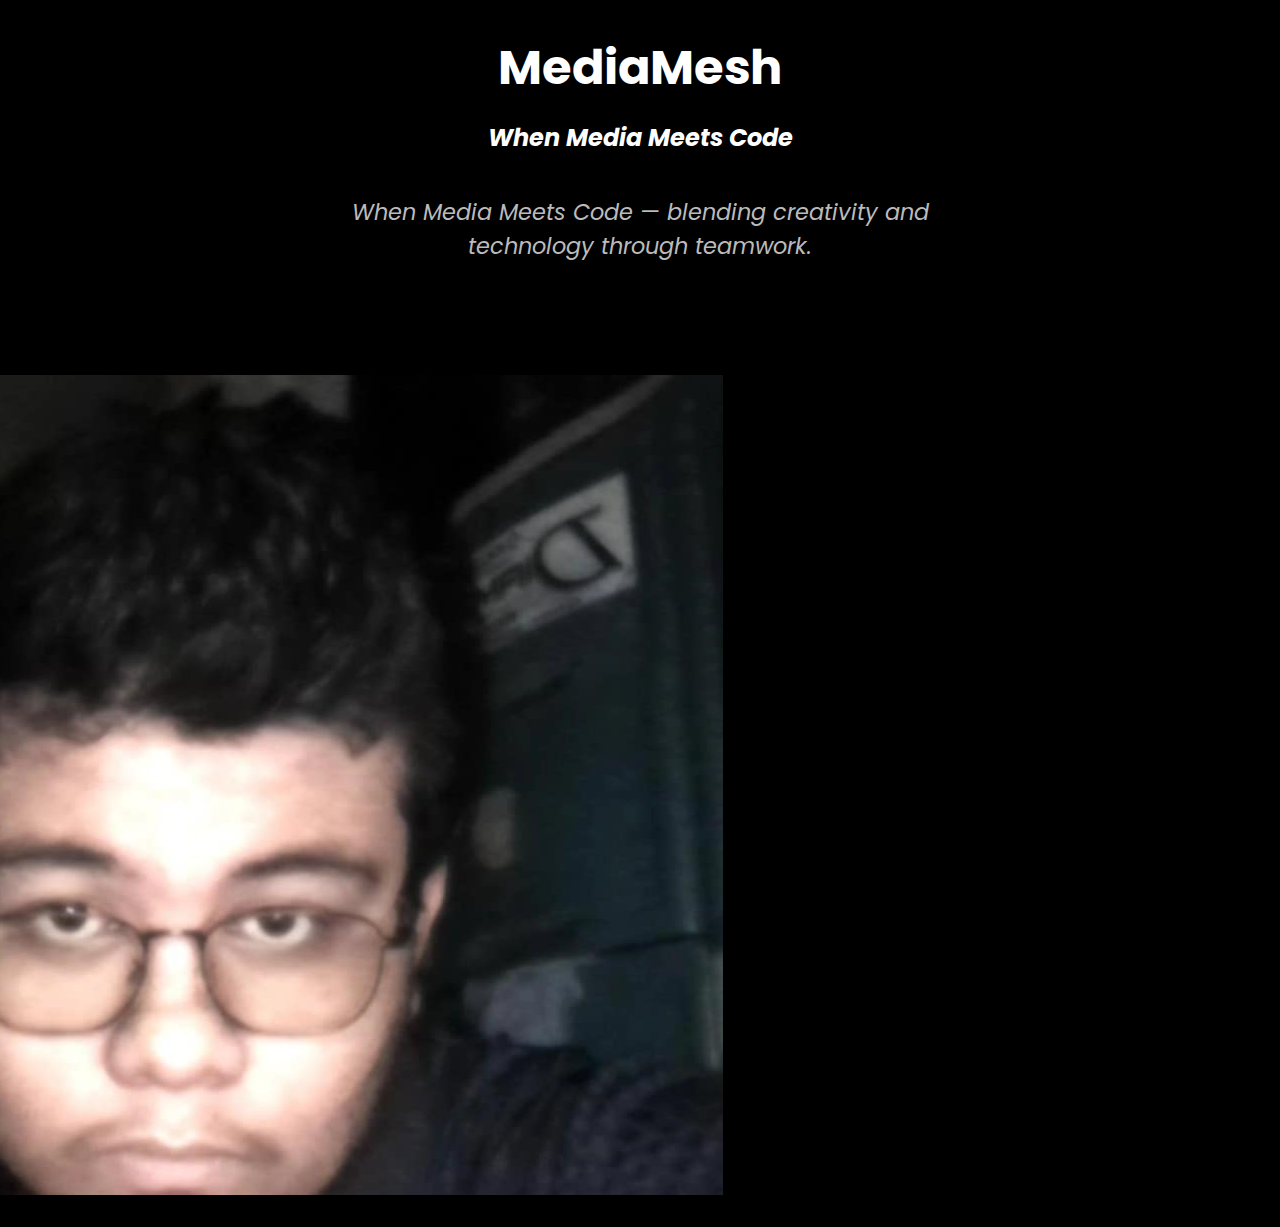
<file: index.html>
<!DOCTYPE html>
<!-- Coding By CodingNepal - www.codingnepalweb.com -->
<html lang="en">
  <head>
    <meta charset="UTF-8" />
    <meta name="viewport" content="width=device-width, initial-scale=1.0" />
    <title>Card Slider HTML & CSS | CodingNepal</title>
    <!-- Linking Swiper CSS -->
    <link rel="stylesheet" href="https://cdn.jsdelivr.net/npm/swiper@11/swiper-bundle.min.css" />
    <link rel="stylesheet" href="group.css" />
  </head>
  <body>
    
   <div class="logo-text">MediaMesh</div>
   <h1 class="logo-subtitle">When Media Meets Code</h1>
   <p class="logo-subtitlea">When Media Meets Code — blending creativity and technology through teamwork.</p>
   
   <div class="container swiper">
      <div class="wrapper">
        <div class="card-list swiper-wrapper">
          <!-- Single Card -->
          <div class="card swiper-slide">
            <div class="card-image">
              <img src="pics\jems.jpeg" alt="Web Designer" />
              <div class="card-tag">Web Designer</div>
            </div>
            <div class="card-content">
              <h3 class="card-title">UI/UX Visual Designer</h3>
              <p class="card-text">Delivers captivating user interfaces through the latest design trends like glassmorphism and minimalism. Jemuel brings life to concepts with a perfect blend of form and function — ensuring every user experience is both intuitive and aesthetically pleasing.</p>
              <div class="card-footer">
                <div class="card-profile">
                  <img src="pics\jems.jpeg" alt="Jemuel" />
                  <div class="card-profile-info">
                    <span class="card-profile-name">Jemuel Rex Largo</span>
                    <span class="card-profile-role">UI/UX Visual Designer</span>
                  </div>
                </div>
                <a href="largoPortfolio.html" class="card-button">Read More</a>
              </div>
            </div>
          </div>

          <!-- Single Card -->
          <div class="card swiper-slide">
            <div class="card-image">
              <img src="pics\ako.png" alt="Leader" />
              <div class="card-tag">Leader</div>
            </div>
            <div class="card-content">
              <h3 class="card-title">Frontend Architect /<br>Lead Developer</h3>
              <p class="card-text">Spearheads the development of robust web applications using cutting-edge frontend frameworks. David ensures seamless integration between design and code, transforming creative visions into scalable, high-performance digital products.</p>
              <div class="card-footer">
                <div class="card-profile">
                  <img src="pics\ako.png" alt="David" />
                  <div class="card-profile-info">
                    <span class="card-profile-name">David John Vibal</span>
                    <span class="card-profile-role">Frontend Architect / <br>Lead Developer</span>
                  </div>
                </div>
                <a href="vibalsPortfolio.html" class="card-button">Read More</a>
              </div>
            </div>
          </div>

          <!-- Single Card -->
          <div class="card swiper-slide">
            <div class="card-image">
              <img src="pics\me.png" alt="AI" />
              <div class="card-tag">AI</div>
            </div>
            <div class="card-content">
              <h3 class="card-title">AI-Focused UX Researcher</h3>
              <p class="card-text">Specializes in applying AI to user behavior analysis, enabling smarter and more adaptive interface designs. Jannrey bridges technology and empathy — ensuring digital experiences are not only smart, but deeply human-centered.</p>
              <div class="card-footer">
                <div class="card-profile">
                  <img src="pics\me.png" alt="Salioa" />
                  <div class="card-profile-info">
                    <span class="card-profile-name">Jannrey Salioa</span>
                    <span class="card-profile-role">AI-Focused UX Researcher</span>
                  </div>
                </div>
                <a href="salioaPortfolio.html" class="card-button">Read More</a>
              </div>
            </div>
          </div>

        <!-- Pagination -->
        <div class="swiper-pagination"></div>

        <!-- Navigation Buttons -->
        <div class="swiper-slide-button swiper-button-prev"></div>
        <div class="swiper-slide-button swiper-button-next"></div>
      </div>
    </div>

    <!-- Linking Swiper script -->
    <script src="https://cdn.jsdelivr.net/npm/swiper@11/swiper-bundle.min.js"></script>

    <!-- Custom Script -->
    <script src="group.js"></script>
  </body>
</html>
</file>
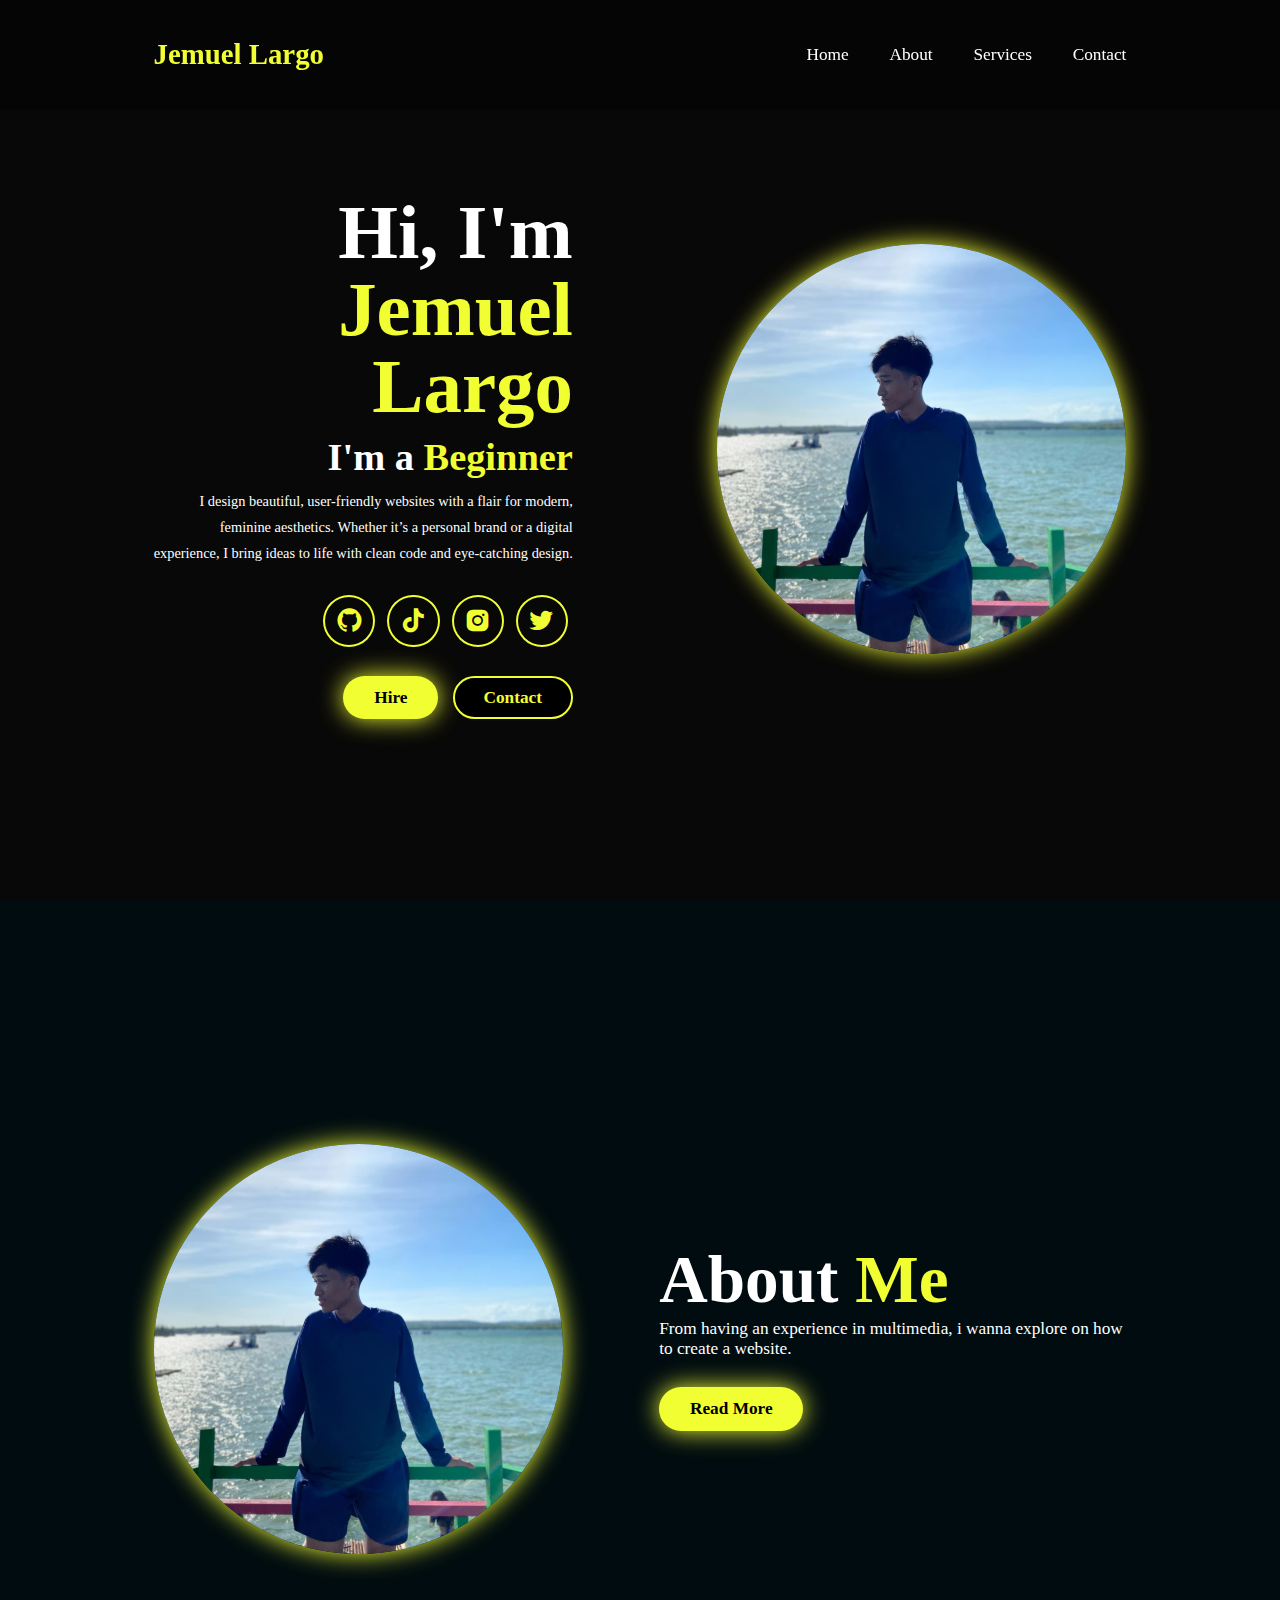
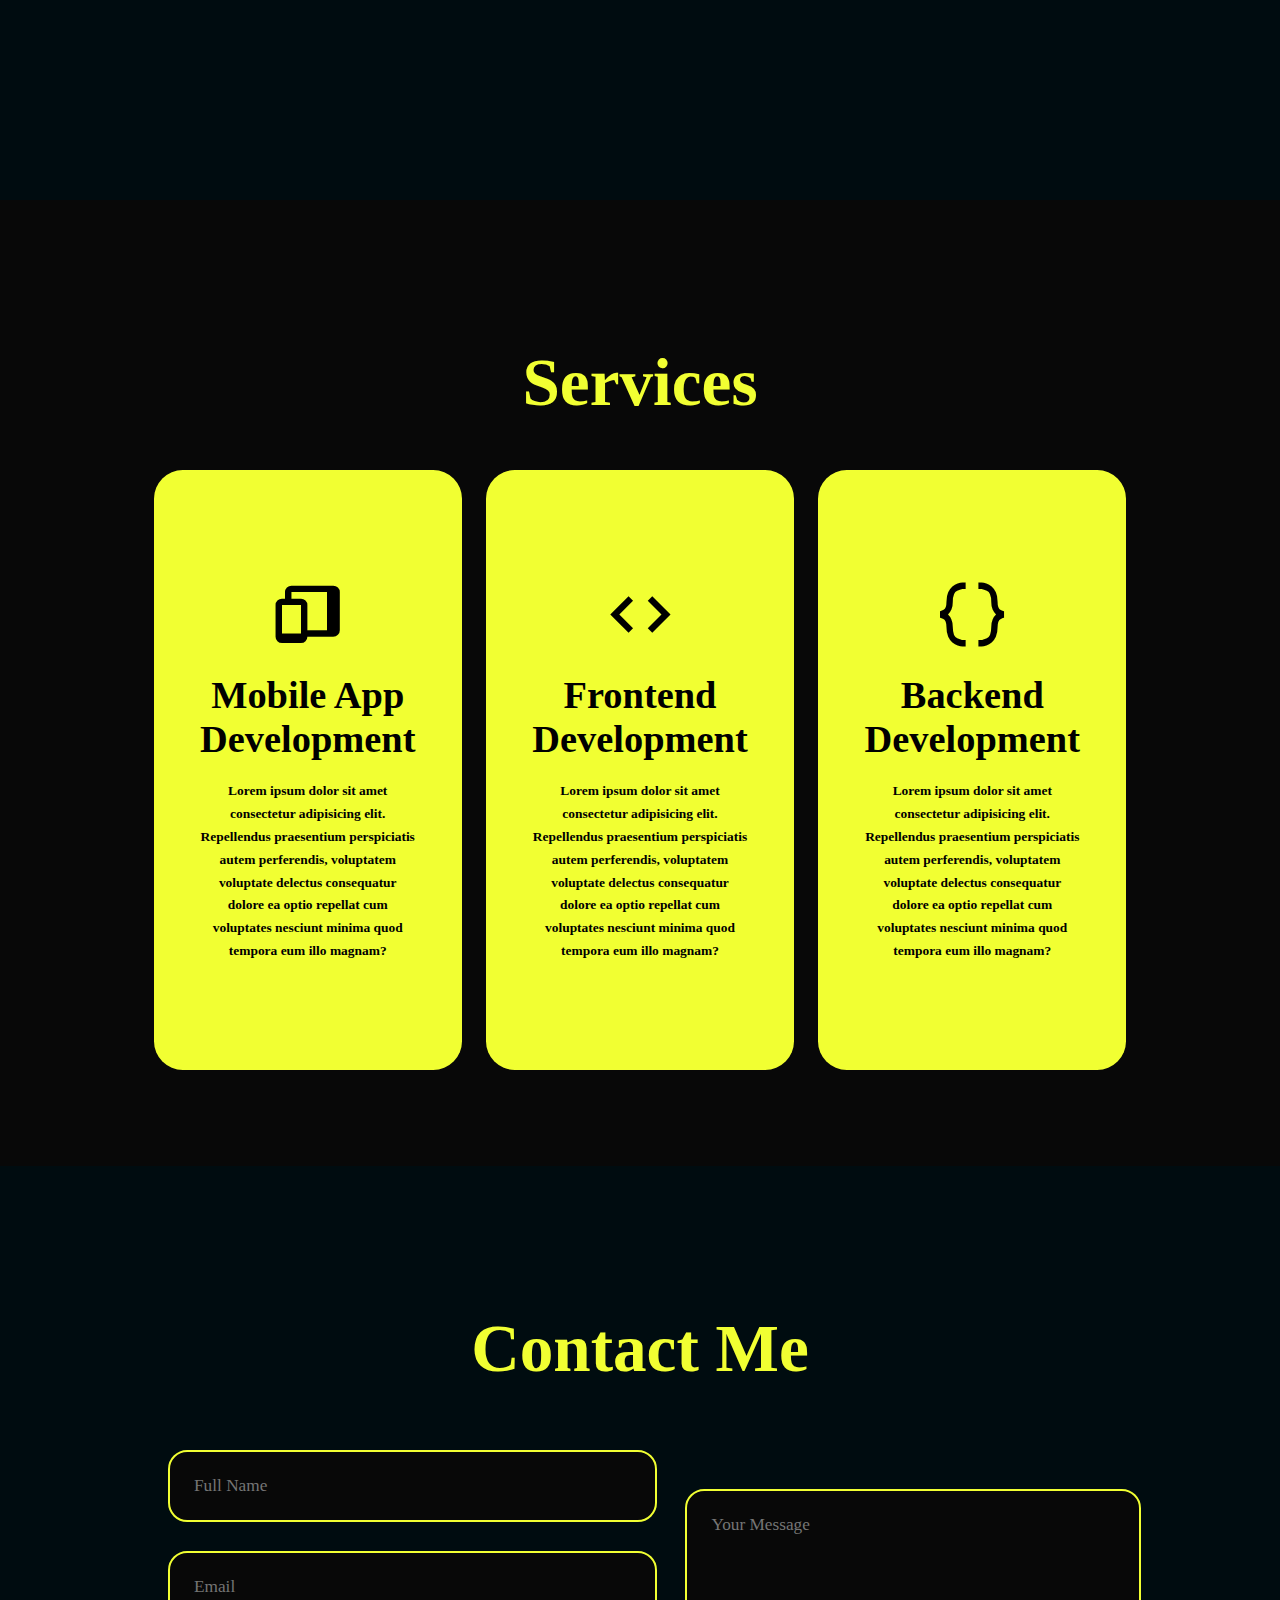
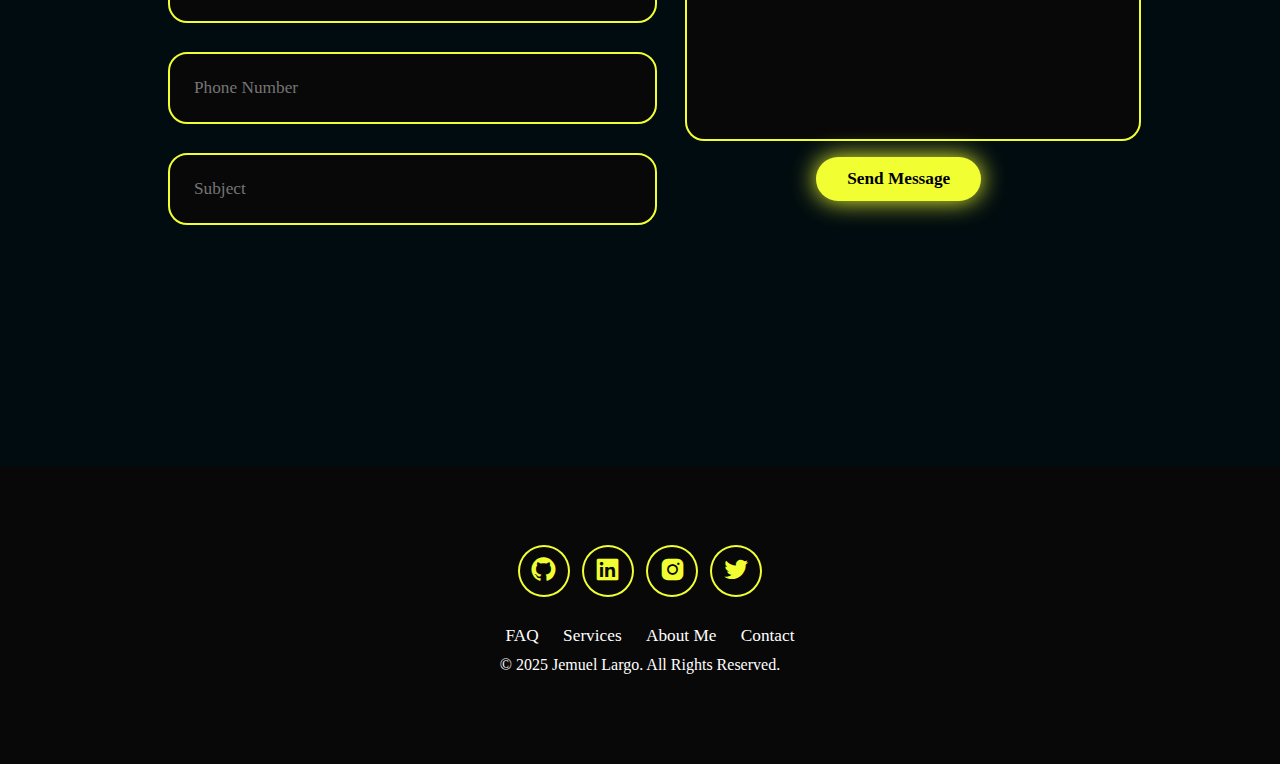
<file: largoPortfolio.html>
<!DOCTYPE html>
<html lang="en">
<head>
<meta charset="UTF-8" />
<meta name="viewport" content="width=device-width, initial-scale=1.0" />
<title>Largo</title>
<link rel="stylesheet" href="jems.css" />
<link href="https://unpkg.com/boxicons@2.1.4/css/boxicons.min.css" rel="stylesheet"/>
</head>
<body>
  <header class="header">
  <a href="#home" class="logo"><span>Jemuel Largo</span></a>

<i class="bx bx-menu" id="menu-icon"></i>

<nav class="navbar">
<a href="#home">Home</a>
<a href="#about">About</a>
<a href="#services">Services</a>
<a href="#contact">Contact</a>
</nav>
</header>
<!-- HOME -->
<section class="home" id="home">
<div class="home-content">
<h1>Hi, I'm<span> Jemuel Largo</span></h1>
<h3>I'm a<span> Beginner</span></h3>
<p>I design beautiful, user-friendly websites with a flair for modern, feminine aesthetics. Whether it’s a personal brand or a digital experience, I bring ideas to life with clean code and eye-catching design.</p>
<div class="social-icons">
  <a href="#">
    <i class="bx bxl-github"></i>
  </a>
  <a href="#">
    <i class="bx bxl-tiktok"></i>
  </a>
  <a href="#">
    <i class="bx bxl-instagram-alt"></i>
  </a>
  <a href="#">
    <i class="bx bxl-twitter"></i>
  </a>
</div>
<div class="btn-group">
  <a href="#" class="btn">Hire</a>
  <a href="#contact" class="btn">Contact</a>
</div>
</div>

<div class="home-img">
  <img src="pics\jems.jpeg" alt="">
</div>
</section>

<!-- ABOUT ME -->
<section class="about" id="about">

<div class="about-img">
  <img src="pics\jems.jpeg" alt="">
</div>

<div class="about-content">
<h2>About <span>Me</span></h2>
<p>From having an experience in multimedia, i wanna explore on how to create a website.</p>
<a href="" class="btn">Read More</a>
</div>
</section>

<!-- SERVICES -->

<section class="services" id="services">
  <h2 class="heading">Services</h2>

  <div class="services-container">

    <div class="services-box">
      <div class="service-info">
        <i class="bx bxs-devices"></i>
        <h4>Mobile App Development</h4>
        <p>Lorem ipsum dolor sit amet consectetur adipisicing elit. Repellendus praesentium perspiciatis autem perferendis, voluptatem voluptate delectus consequatur dolore ea optio repellat cum voluptates nesciunt minima quod tempora eum illo magnam?</p>
      </div>
    </div>

    <div class="services-box">
      <div class="service-info">
        <i class="bx bx-code"></i>
        <h4>Frontend Development</h4>
        <p>Lorem ipsum dolor sit amet consectetur adipisicing elit. Repellendus praesentium perspiciatis autem perferendis, voluptatem voluptate delectus consequatur dolore ea optio repellat cum voluptates nesciunt minima quod tempora eum illo magnam?</p>
      </div>
    </div>

    <div class="services-box">
      <div class="service-info">
        <i class="bx bx-code-curly"></i>
        <h4>Backend Development</h4>
        <p>Lorem ipsum dolor sit amet consectetur adipisicing elit. Repellendus praesentium perspiciatis autem perferendis, voluptatem voluptate delectus consequatur dolore ea optio repellat cum voluptates nesciunt minima quod tempora eum illo magnam?</p>
      </div>
    </div>
  </div>
</section>

<!-- CONTACT -->

<section class="contact" id="contact">
  <h2 class="heading"><span>Contact Me</span></h2>

  <form action="">
    <div class="input-group">
      <div class="input-box">
      <input type="text" placeholder="Full Name">
      <input type="email" placeholder="Email">
    </div>

        <div class="input-box">
      <input type="number" placeholder="Phone Number">
      <input type="text" placeholder="Subject">
    </div>
    </div>

    <div class="input-group-2">
      <textarea name="" id="" cols="30" rows="10" placeholder="Your Message"></textarea>
      <input type="submit" value="Send Message" class="btn">

    </div>
  </form>
</section>

<footer class="footer">
  <div class="social-icons">
  <a href="#">
    <i class="bx bxl-github"></i>
  </a>
  <a href="#">
    <i class="bx bxl-linkedin-square"></i>
  </a>
  <a href="#">
    <i class="bx bxl-instagram-alt"></i>
  </a>
  <a href="#">
    <i class="bx bxl-twitter"></i>
  </a>
</div>

<ul class="list">
  <li>
    <a href="#">FAQ</a>
  </li>

  <li>
    <a href="#services">Services</a>
  </li>

  <li>
    <a href="#about">About Me</a>
  </li>

  <li>
    <a href="#contact">Contact</a>
  </li>
</ul>

<p class="copyright">
  © 2025 Jemuel Largo. All Rights Reserved. 
</p>
</footer>

<script src="jems.js"></script>
</body>
</html>
</file>
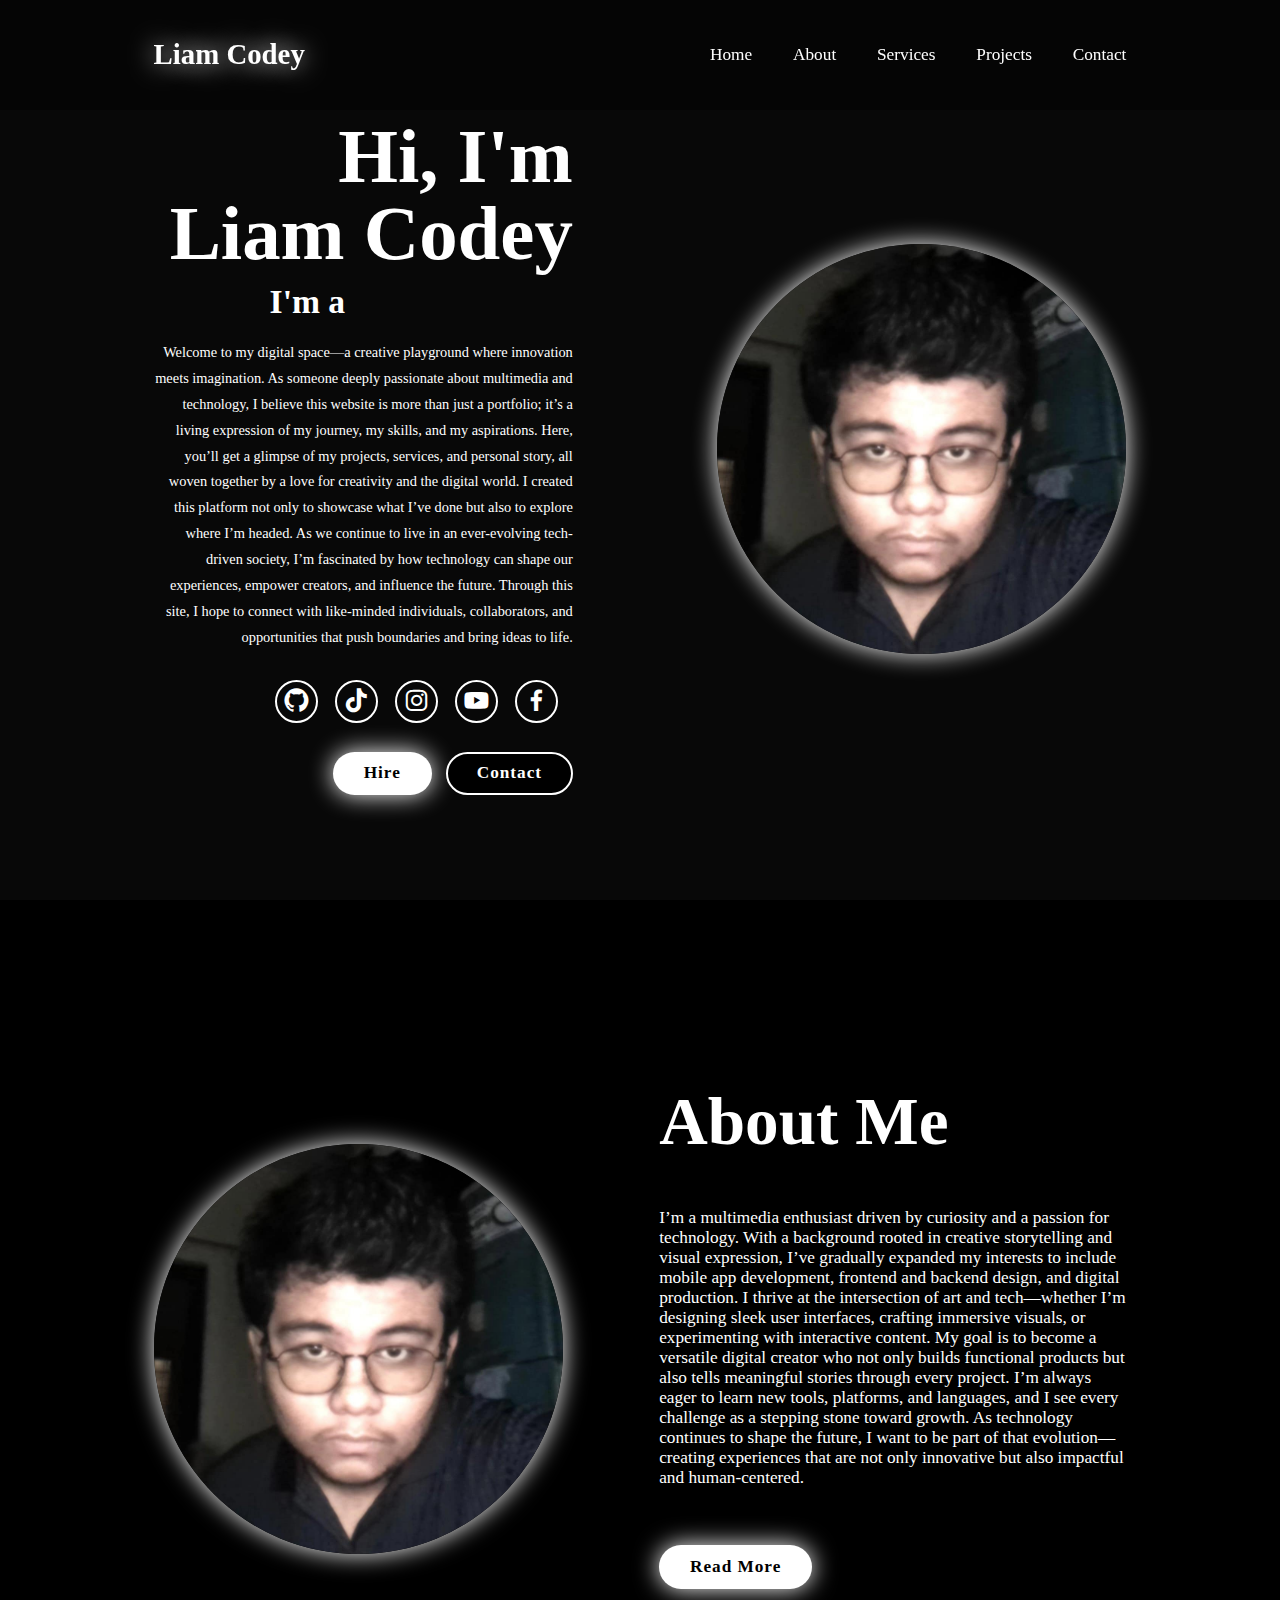
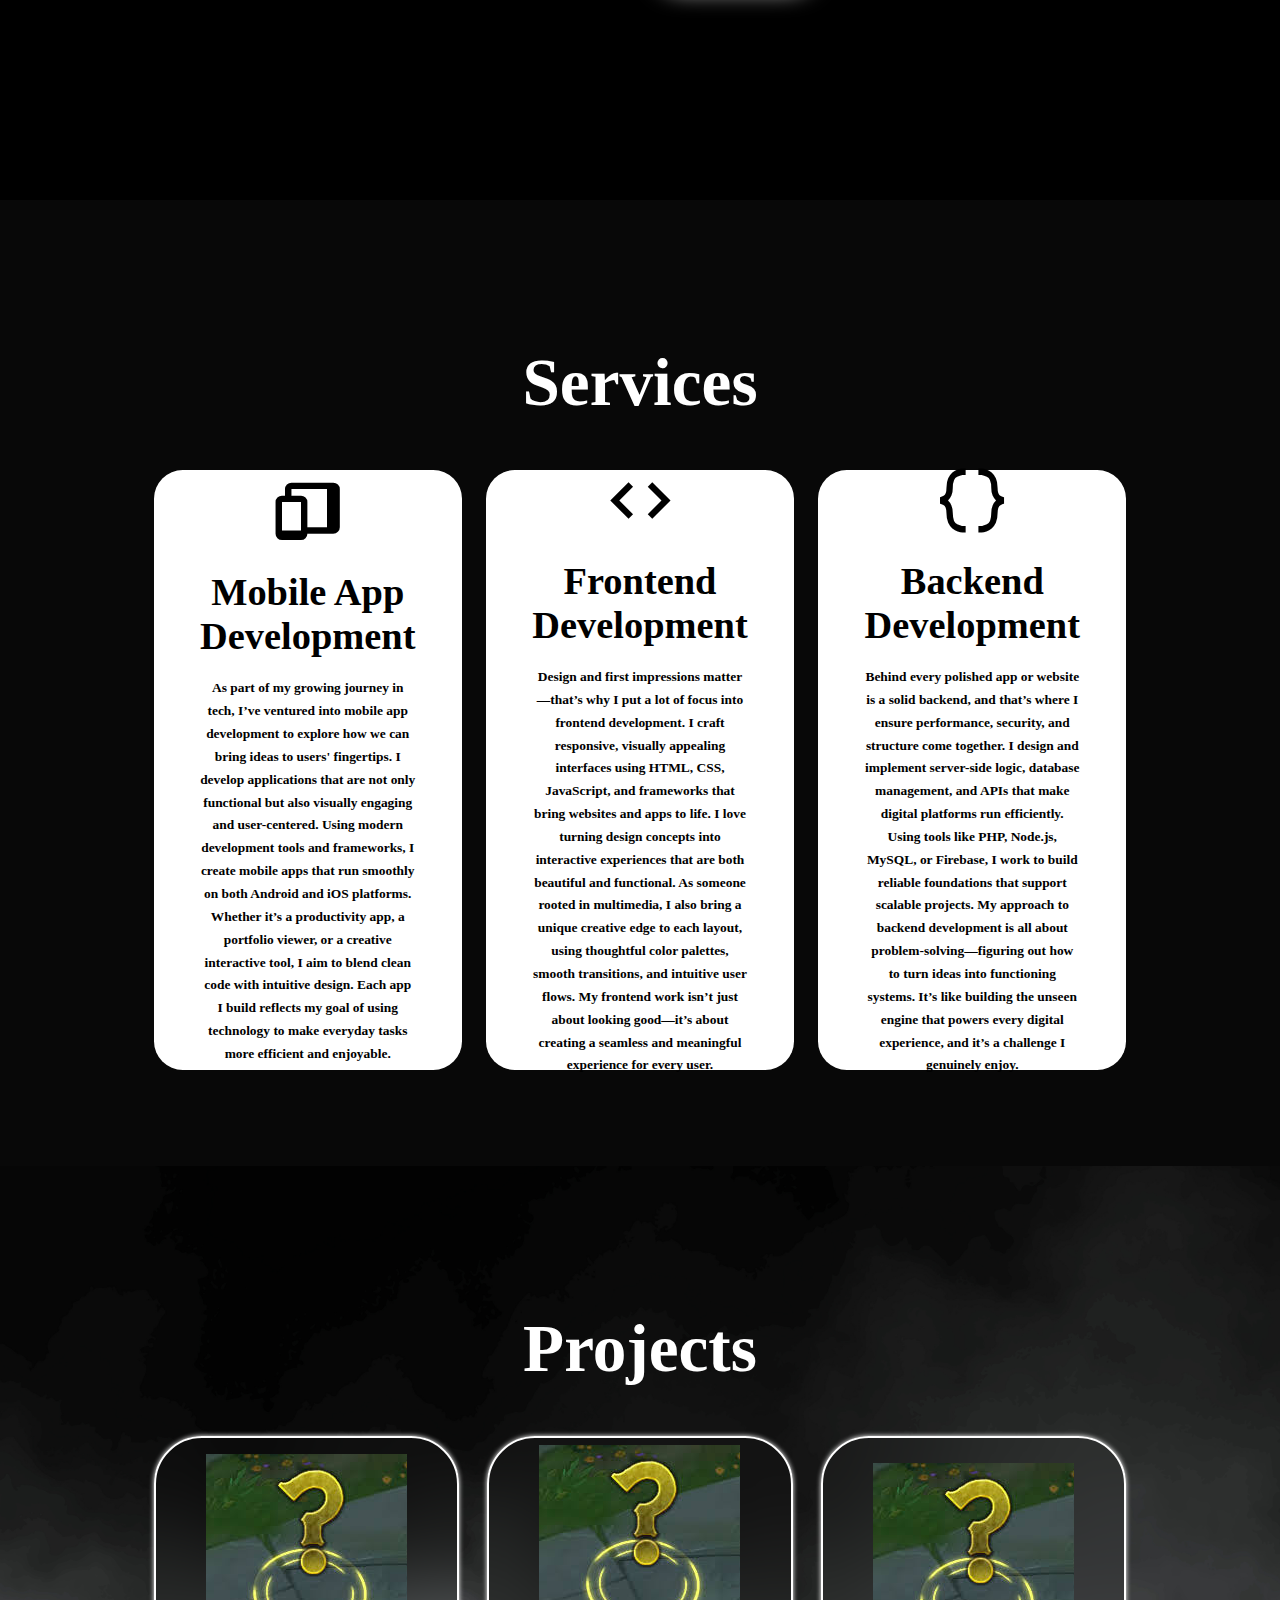
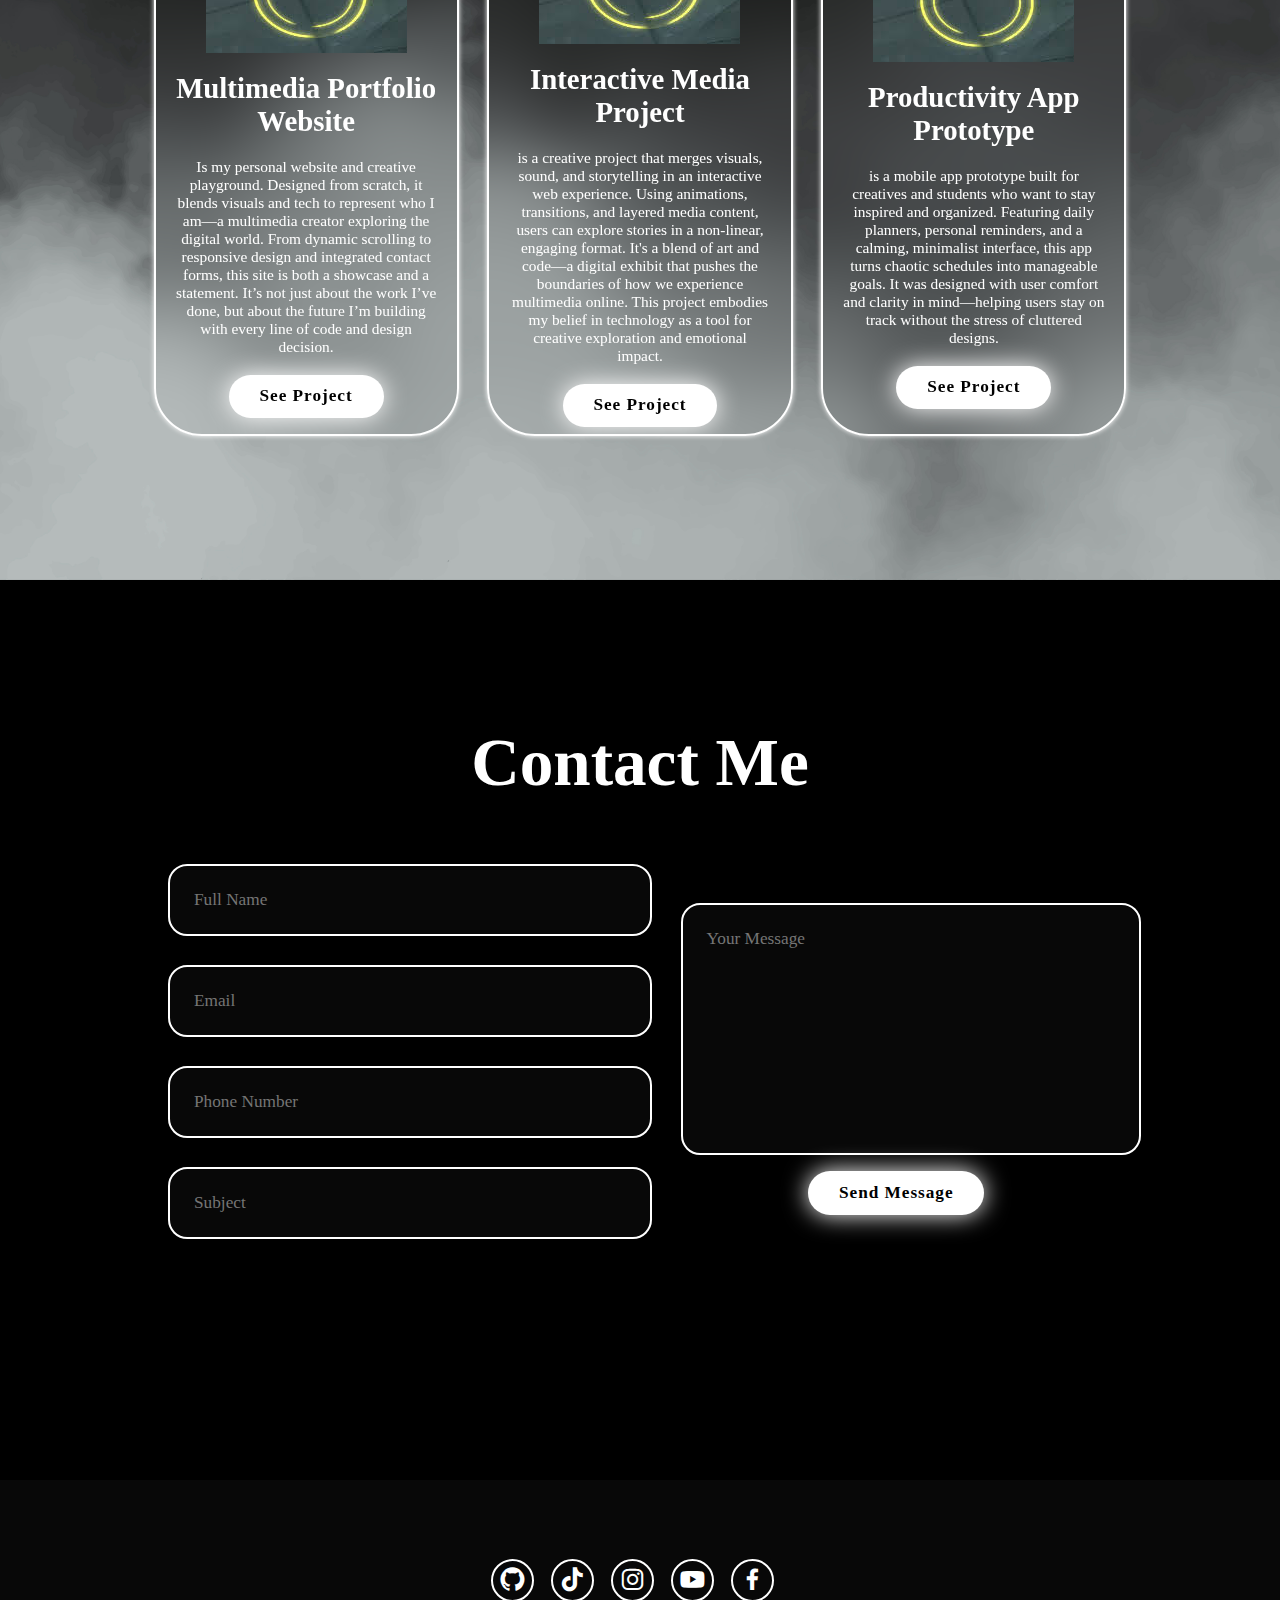
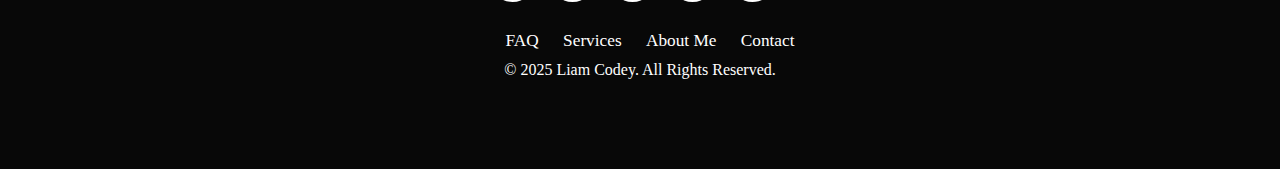
<file: vibalPortfolio.html>
<!DOCTYPE html>
<html lang="en">
<head>
    <meta charset="UTF-8">
    <meta name="viewport" content="width=device-width, initial-scale=1.0">
    <title>Vibal</title>
    <link rel="stylesheet" href="vibs.css">
    <link rel="stylesheet" href="https://unpkg.com/boxicons@2.1.4/css/boxicons.min.css">
</head>
<body>
<!-- NAVBAR -->
    <header class="header">
        <a href="#home" class="logo">
            <span>Liam Codey</span>
        </a>

<i class="bx bx-menu" id="menu-icon"></i>

        <nav class="navbar">
            <a href="#home">Home</a>
            <a href="#about">About</a>
            <a href="#services">Services</a>
            <a href="#projects">Projects</a>
            <a href="#contact">Contact</a>
        </nav>
    </header>

<!-- HOME -->
    <section class="home" id="home">
        <div class="home-content">
            <h1>Hi, I'm <span>Liam Codey</span></h1>
            <h3 class="text-animation">
                I'm a <span></span>
            </h3>
            <p>Welcome to my digital space—a creative playground where innovation meets imagination. As someone deeply passionate about multimedia and technology, I believe this website is more than just a portfolio; it’s a living expression of my journey, my skills, and my aspirations. Here, you’ll get a glimpse of my projects, services, and personal story, all woven together by a love for creativity and the digital world. I created this platform not only to showcase what I’ve done but also to explore where I’m headed. As we continue to live in an ever-evolving tech-driven society, I’m fascinated by how technology can shape our experiences, empower creators, and influence the future. Through this site, I hope to connect with like-minded individuals, collaborators, and opportunities that push boundaries and bring ideas to life.</p>

            <div class="social-icons">
                <a href="https://github.com/LiamCodey">
                    <i class="bx bxl-github" target="_blank"></i>
                </a>
                <a href="https://www.tiktok.com/@liamalvarezd1?_t=ZS-8xJcYXTouRA&_r=1" target="_blank">
                    <i class="bx bxl-tiktok"></i>
                </a>
                <a href="https://www.instagram.com/pengu.dave?igsh=MXc1bDN1cmJ2cGFsaQ==" target="_blank">
                    <i class="bx bxl-instagram"></i>
                </a>
                <a href="https://www.youtube.com/@VibalBSIT1-2" target="_blank">
                    <i class="bx bxl-youtube"></i>
                </a>
                <a href="https://www.facebook.com/davidjohnvibal" target="_blank">
                    <i class="bx bxl-facebook"></i>
                </a>
            </div>

            <div class="btn-group">
                <a href="#" class="btn">Hire</a>
                <a href="#contact" class="btn">Contact</a>
            </div>
        </div>

            <div class="home-img">
                <img src="pics\ako.png" alt="">
            </div>
        </div>
    </section>

<!-- ABOUT ME -->
    <section class="about" id="about">

        <div class="about-img">
            <img src="pics\ako.png" alt="">
        </div>

        <div class="about-content">
            <h2 class="heading">About <span>Me</span></h2>
            <h3 class="text-animation">
                <span></span>
            </h3>
            <p>I’m a multimedia enthusiast driven by curiosity and a passion for technology. With a background rooted in creative storytelling and visual expression, I’ve gradually expanded my interests to include mobile app development, frontend and backend design, and digital production. I thrive at the intersection of art and tech—whether I’m designing sleek user interfaces, crafting immersive visuals, or experimenting with interactive content. My goal is to become a versatile digital creator who not only builds functional products but also tells meaningful stories through every project. I’m always eager to learn new tools, platforms, and languages, and I see every challenge as a stepping stone toward growth. As technology continues to shape the future, I want to be part of that evolution—creating experiences that are not only innovative but also impactful and human-centered.</p>
            <a href="" class="btn">Read More</a>
        </div>
    </section>

<!-- SERVICES -->

    <section class="services" id="services">
        <h2 class="heading">Services</h2>

        <div class="services-container">

            <div class="services-box">
            <div class="service-info">
                <i class="bx bxs-devices"></i>
                <h4>Mobile App Development</h4>
                <p>As part of my growing journey in tech, I’ve ventured into mobile app development to explore how we can bring ideas to users' fingertips. I develop applications that are not only functional but also visually engaging and user-centered. Using modern development tools and frameworks, I create mobile apps that run smoothly on both Android and iOS platforms. Whether it’s a productivity app, a portfolio viewer, or a creative interactive tool, I aim to blend clean code with intuitive design. Each app I build reflects my goal of using technology to make everyday tasks more efficient and enjoyable.</p>
            </div>
            </div>

            <div class="services-box">
            <div class="service-info">
                <i class="bx bx-code"></i>
                <h4>Frontend Development</h4>
                <p>Design and first impressions matter—that’s why I put a lot of focus into frontend development. I craft responsive, visually appealing interfaces using HTML, CSS, JavaScript, and frameworks that bring websites and apps to life. I love turning design concepts into interactive experiences that are both beautiful and functional. As someone rooted in multimedia, I also bring a unique creative edge to each layout, using thoughtful color palettes, smooth transitions, and intuitive user flows. My frontend work isn’t just about looking good—it’s about creating a seamless and meaningful experience for every user.</p>
            </div>
            </div>

            <div class="services-box">
            <div class="service-info">
                <i class="bx bx-code-curly"></i>
                <h4>Backend Development</h4>
                <p>Behind every polished app or website is a solid backend, and that’s where I ensure performance, security, and structure come together. I design and implement server-side logic, database management, and APIs that make digital platforms run efficiently. Using tools like PHP, Node.js, MySQL, or Firebase, I work to build reliable foundations that support scalable projects. My approach to backend development is all about problem-solving—figuring out how to turn ideas into functioning systems. It’s like building the unseen engine that powers every digital experience, and it’s a challenge I genuinely enjoy.</p>
            </div>
            </div>
        </div>
    </section>

<!-- Project -->

    <section class="projects" id="projects">
        <h2 class="heading">Projects</h2>

        <div class="project-box">
            <div class="project-card">
                <img src="project\image.png" alt="">

                <h3>Multimedia Portfolio Website</h3>

                <p>Is my personal website and creative playground. Designed from scratch, it blends visuals and tech to represent who I am—a multimedia creator exploring the digital world. From dynamic scrolling to responsive design and integrated contact forms, this site is both a showcase and a statement. It’s not just about the work I’ve done, but about the future I’m building with every line of code and design decision.</p>

                <div class="btn">See Project</div>
            </div>

            <div class="project-card">
                <img src="project\image.png" alt="">

                <h3>Interactive Media Project</h3>

                <p>is a creative project that merges visuals, sound, and storytelling in an interactive web experience. Using animations, transitions, and layered media content, users can explore stories in a non-linear, engaging format. It's a blend of art and code—a digital exhibit that pushes the boundaries of how we experience multimedia online. This project embodies my belief in technology as a tool for creative exploration and emotional impact.</p>

                <div class="btn">See Project</div>
            </div>

            <div class="project-card">
                <img src="project\image.png" alt="">

                <h3>Productivity App Prototype</h3>

                <p>is a mobile app prototype built for creatives and students who want to stay inspired and organized. Featuring daily planners, personal reminders, and a calming, minimalist interface, this app turns chaotic schedules into manageable goals. It was designed with user comfort and clarity in mind—helping users stay on track without the stress of cluttered designs.</p>

                <div class="btn">See Project</div>
            </div>
        </div>
    </section>

<!-- CONTACT -->

<section class="contact" id="contact">
  <h2 class="heading"><span>Contact Me</span></h2>

  <form action="">
    <div class="input-group">
      <div class="input-box">
      <input type="text" placeholder="Full Name">
      <input type="email" placeholder="Email">
    </div>

        <div class="input-box">
      <input type="number" placeholder="Phone Number">
      <input type="text" placeholder="Subject">
    </div>
    </div>

    <div class="input-group-2">
      <textarea name="" id="" cols="30" rows="10" placeholder="Your Message"></textarea>
      <input type="submit" value="Send Message" class="btn">

    </div>
  </form>
</section>

<!-- FOOTER -->

<footer class="footer">
  <div class="social-icons">
        <a href="https://github.com/LiamCodey" target="_blank">
            <i class="bx bxl-github"></i>
        </a>
        <a href="https://www.tiktok.com/@liamalvarezd1?_t=ZS-8xJcYXTouRA&_r=1" target="_blank">
            <i class="bx bxl-tiktok"></i>
        </a>
        <a href="https://www.instagram.com/pengu.dave?igsh=MXc1bDN1cmJ2cGFsaQ==" target="_blank">
            <i class="bx bxl-instagram"></i>
        </a>
        <a href="https://www.youtube.com/@VibalBSIT1-2">
            <i class="bx bxl-youtube"></i>
        </a>
        <a href="https://www.facebook.com/davidjohnvibal" target="_blank">
            <i class="bx bxl-facebook"></i>
        </a>
        </div>

<ul class="list">
  <li>
    <a href="#">FAQ</a>
  </li>

  <li>
    <a href="#services">Services</a>
  </li>

  <li>
    <a href="#about">About Me</a>
  </li>

  <li>
    <a href="#contact">Contact</a>
  </li>
</ul>

<p class="copyright">
  © 2025 Liam Codey. All Rights Reserved. 
</p>
</footer>

<script src="vibs.js"></script>
</body>
</html>
</file>
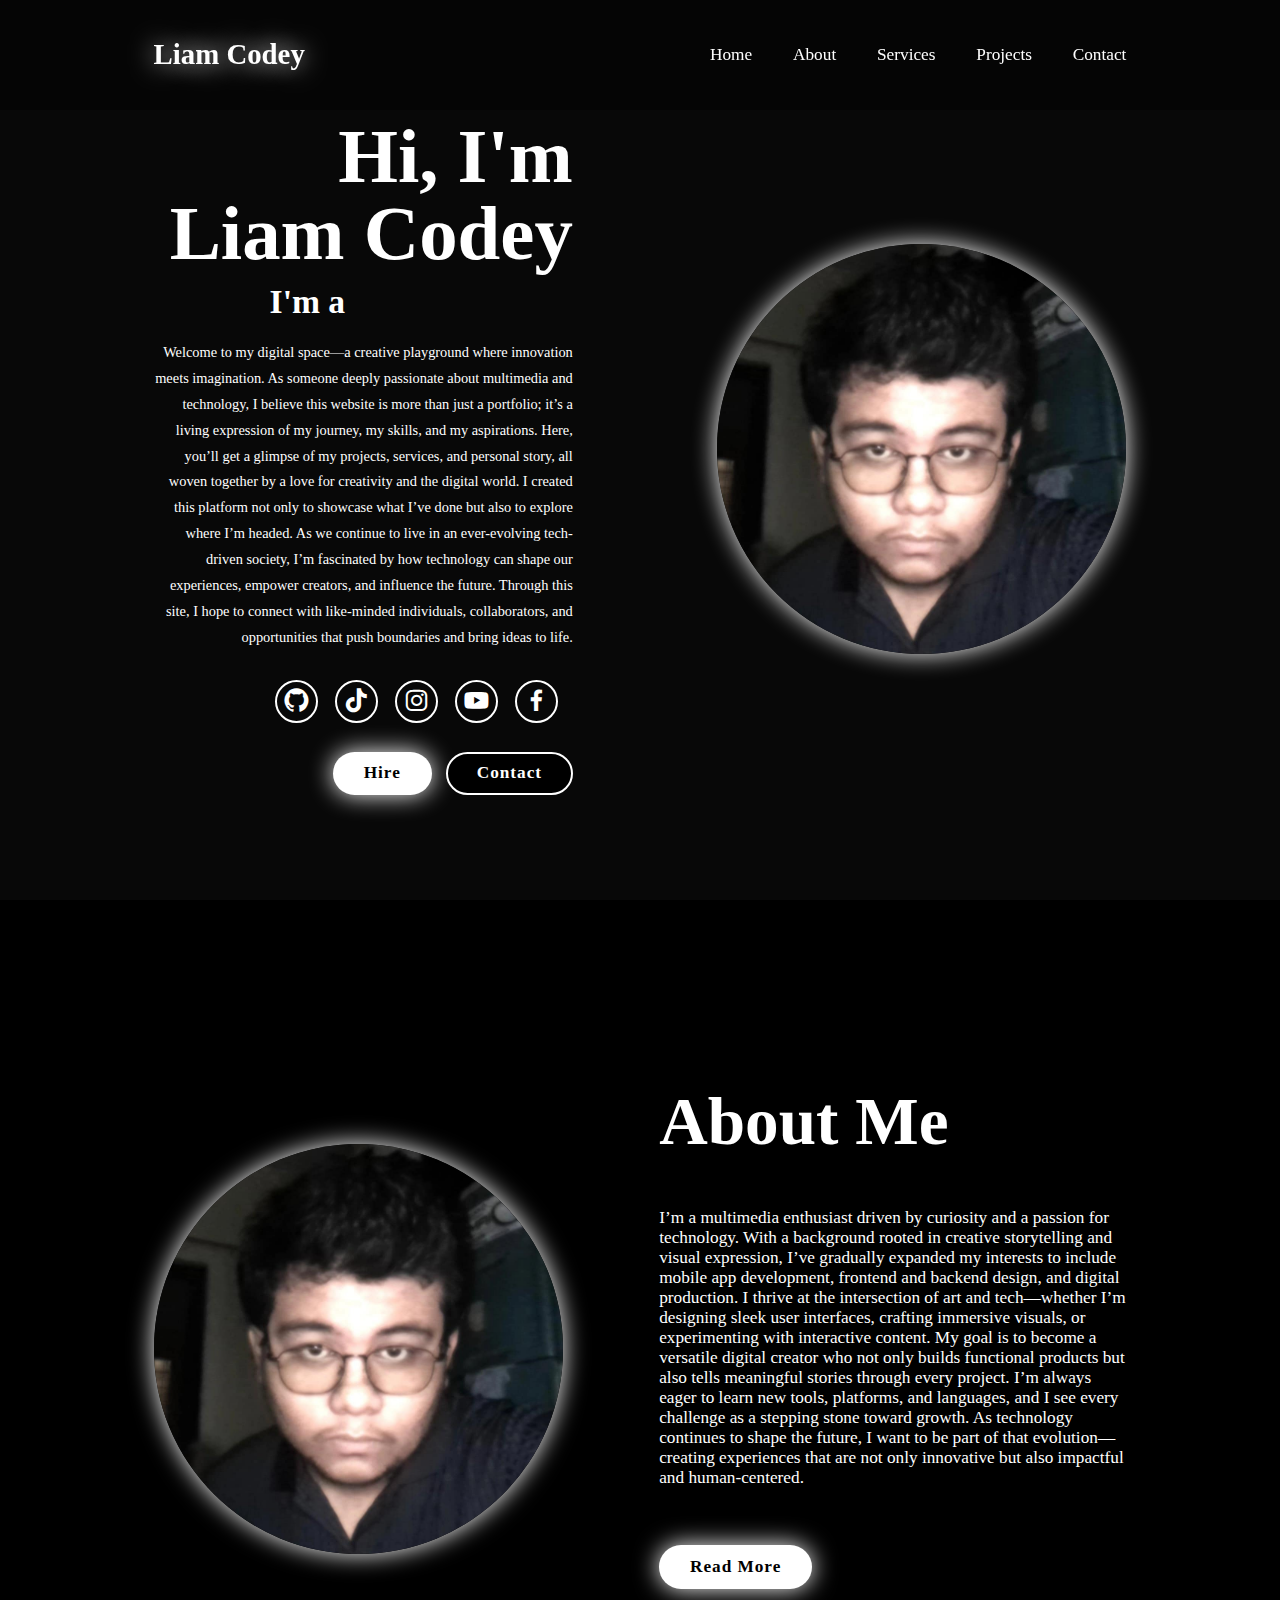
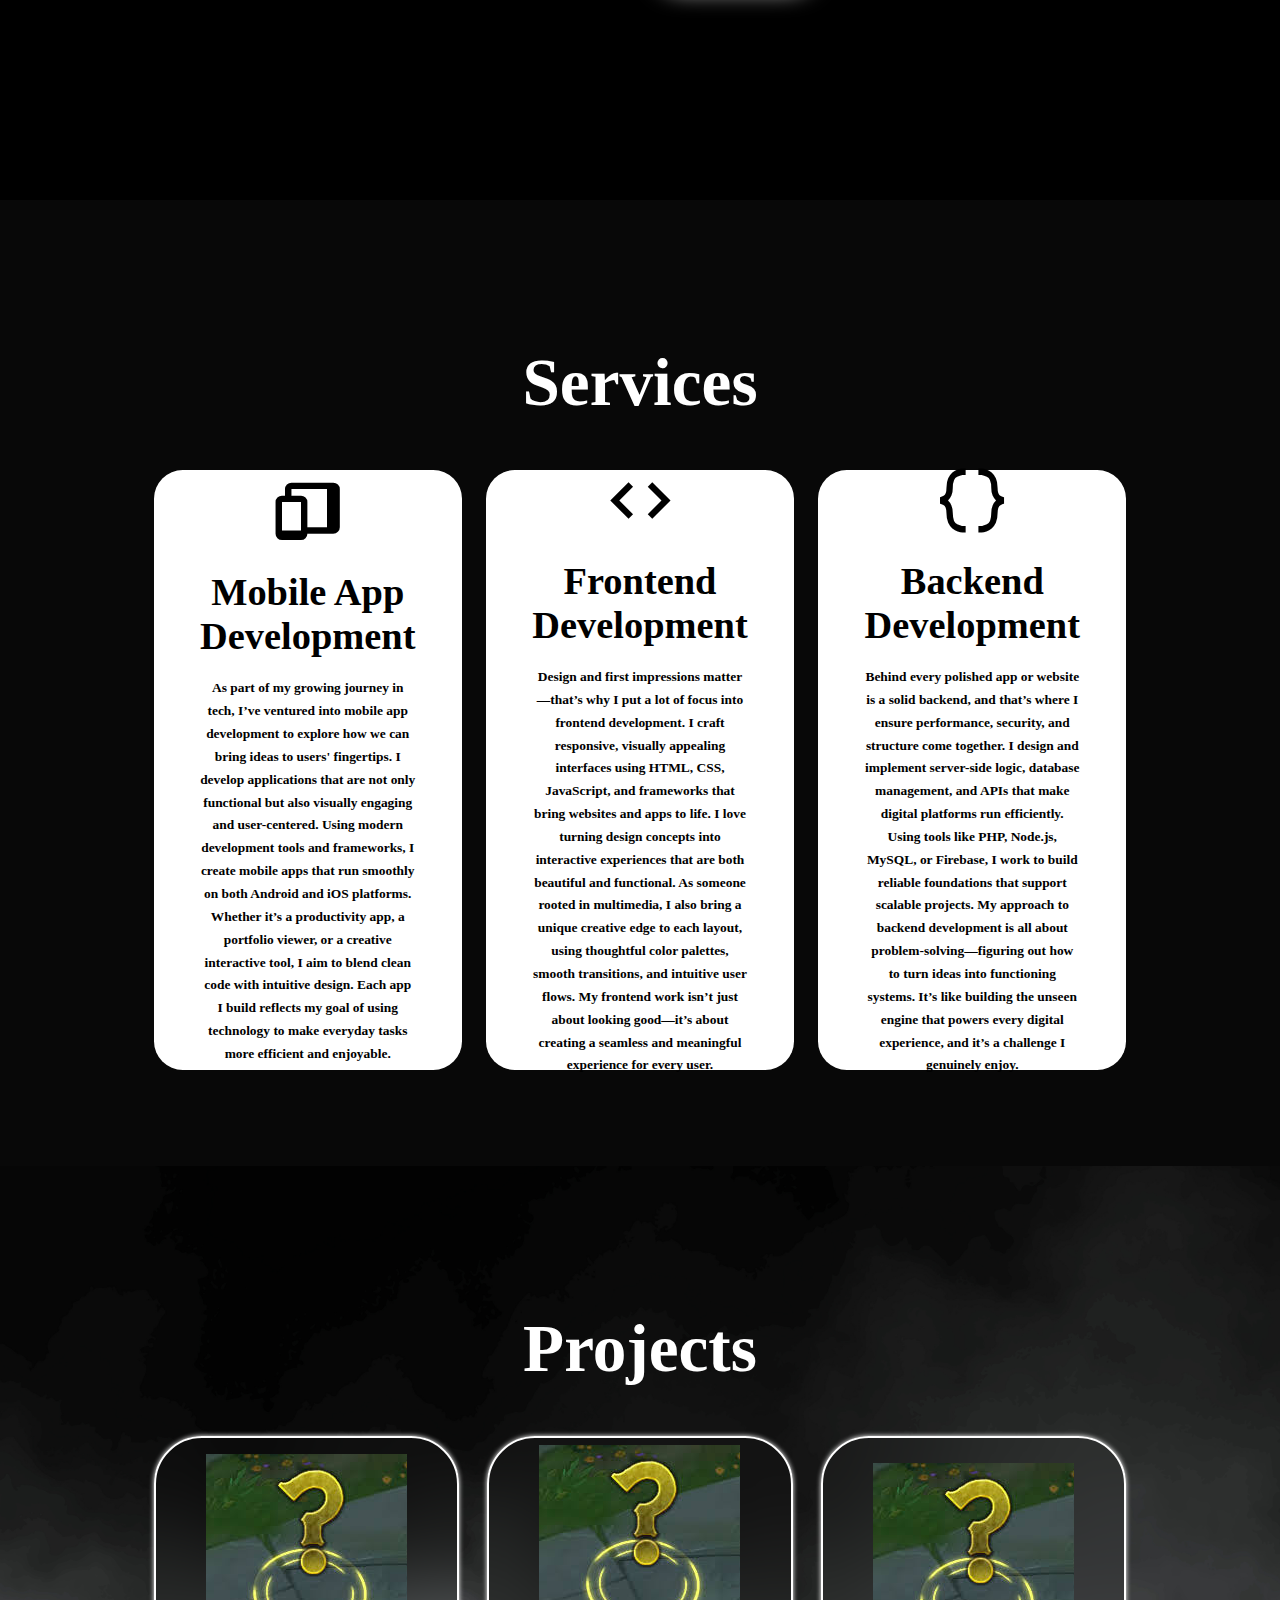
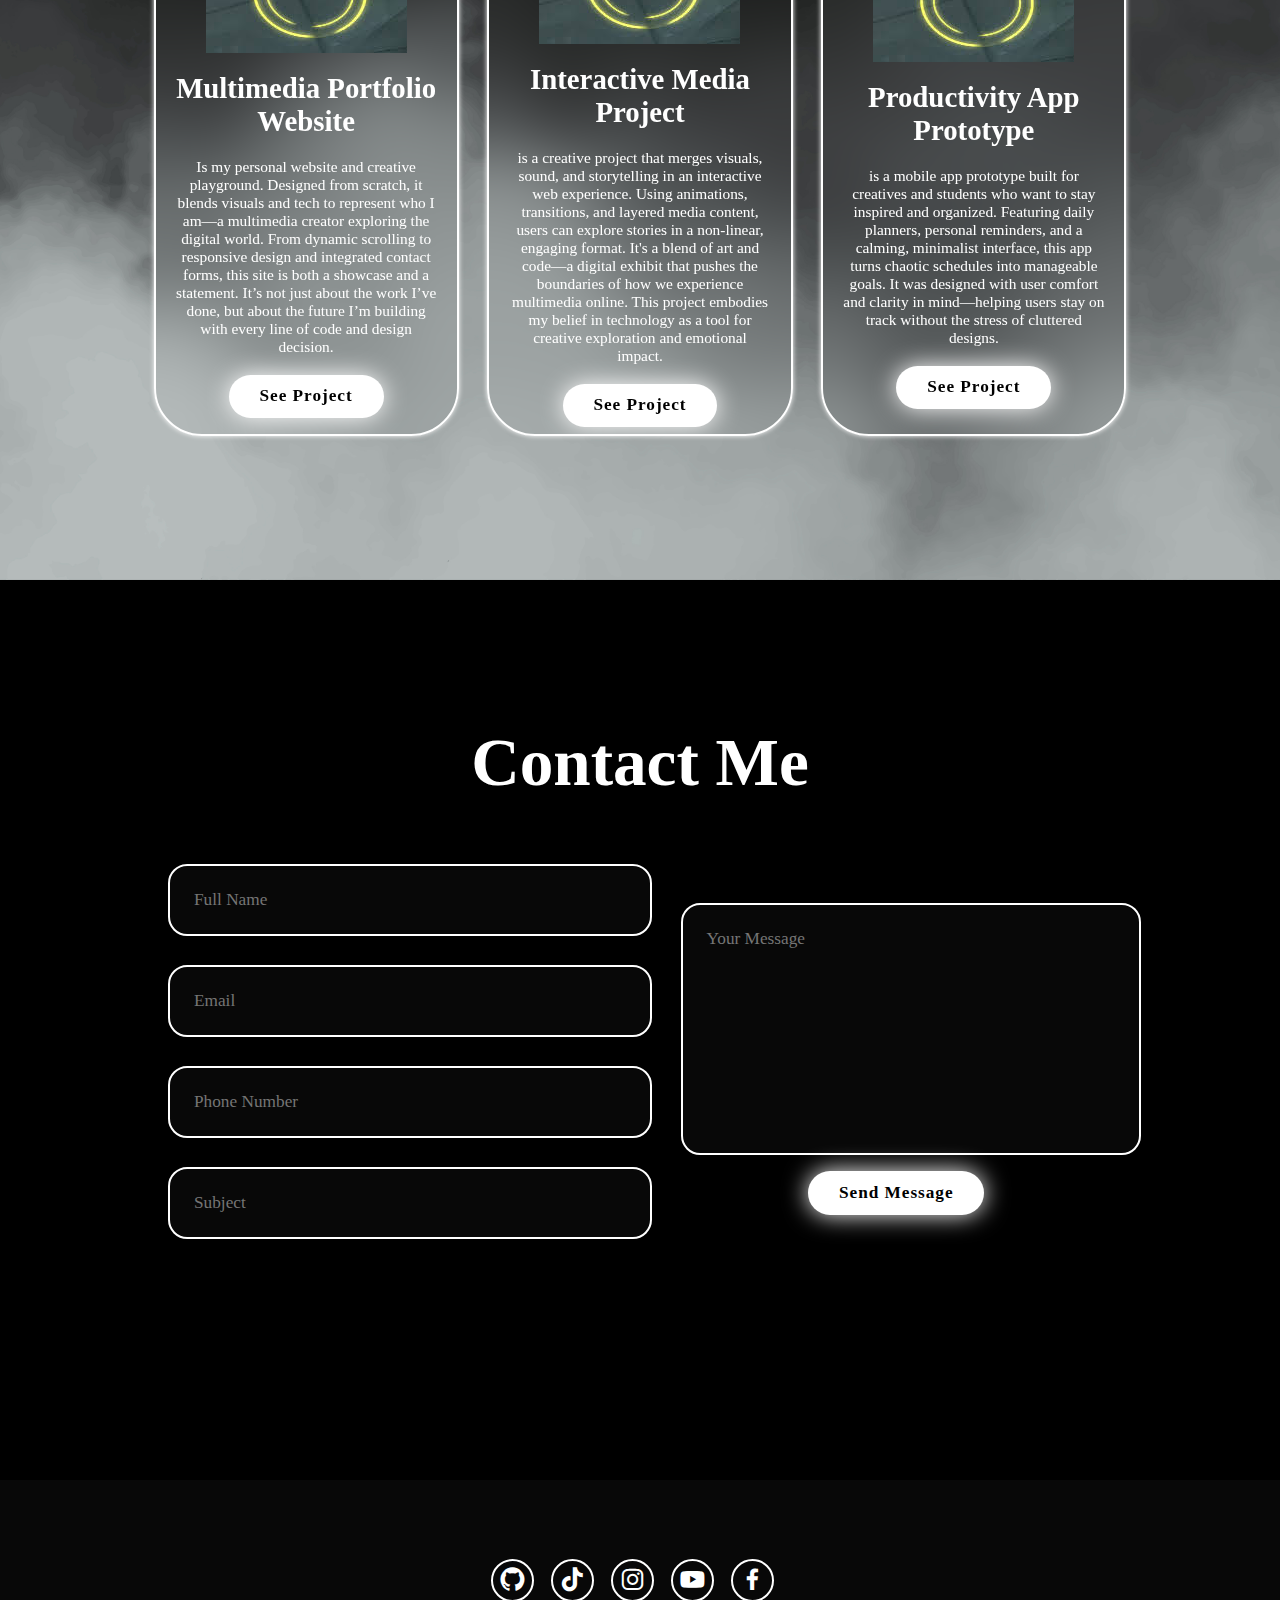
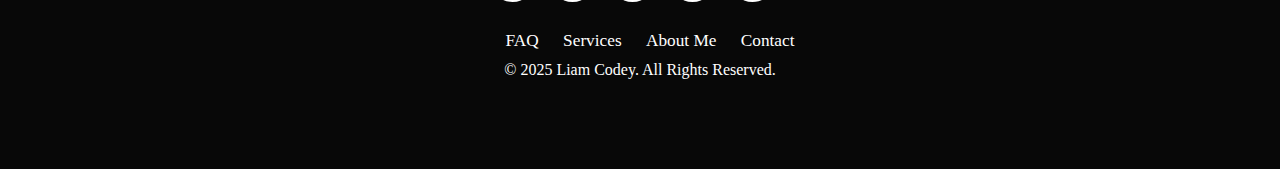
<file: vibalsPortfolio.html>
<!DOCTYPE html>
<html lang="en">
<head>
    <meta charset="UTF-8">
    <meta name="viewport" content="width=device-width, initial-scale=1.0">
    <title>Vibal</title>
    <link rel="stylesheet" href="vibs.css">
    <link rel="stylesheet" href="https://unpkg.com/boxicons@2.1.4/css/boxicons.min.css">
</head>
<body>
<!-- NAVBAR -->
    <header class="header">
        <a href="#home" class="logo">
            <span>Liam Codey</span>
        </a>

<i class="bx bx-menu" id="menu-icon"></i>

        <nav class="navbar">
            <a href="#home">Home</a>
            <a href="#about">About</a>
            <a href="#services">Services</a>
            <a href="#projects">Projects</a>
            <a href="#contact">Contact</a>
        </nav>
    </header>

<!-- HOME -->
    <section class="home" id="home">
        <div class="home-content">
            <h1>Hi, I'm <span>Liam Codey</span></h1>
            <h3 class="text-animation">
                I'm a <span></span>
            </h3>
            <p>Welcome to my digital space—a creative playground where innovation meets imagination. As someone deeply passionate about multimedia and technology, I believe this website is more than just a portfolio; it’s a living expression of my journey, my skills, and my aspirations. Here, you’ll get a glimpse of my projects, services, and personal story, all woven together by a love for creativity and the digital world. I created this platform not only to showcase what I’ve done but also to explore where I’m headed. As we continue to live in an ever-evolving tech-driven society, I’m fascinated by how technology can shape our experiences, empower creators, and influence the future. Through this site, I hope to connect with like-minded individuals, collaborators, and opportunities that push boundaries and bring ideas to life.</p>

            <div class="social-icons">
                <a href="https://github.com/LiamCodey">
                    <i class="bx bxl-github" target="_blank"></i>
                </a>
                <a href="https://www.tiktok.com/@liamalvarezd1?_t=ZS-8xJcYXTouRA&_r=1" target="_blank">
                    <i class="bx bxl-tiktok"></i>
                </a>
                <a href="https://www.instagram.com/pengu.dave?igsh=MXc1bDN1cmJ2cGFsaQ==" target="_blank">
                    <i class="bx bxl-instagram"></i>
                </a>
                <a href="https://www.youtube.com/@VibalBSIT1-2" target="_blank">
                    <i class="bx bxl-youtube"></i>
                </a>
                <a href="https://www.facebook.com/davidjohnvibal" target="_blank">
                    <i class="bx bxl-facebook"></i>
                </a>
            </div>

            <div class="btn-group">
                <a href="#" class="btn">Hire</a>
                <a href="#contact" class="btn">Contact</a>
            </div>
        </div>

            <div class="home-img">
                <img src="pics\ako.png" alt="">
            </div>
        </div>
    </section>

<!-- ABOUT ME -->
    <section class="about" id="about">

        <div class="about-img">
            <img src="pics\ako.png" alt="">
        </div>

        <div class="about-content">
            <h2 class="heading">About <span>Me</span></h2>
            <h3 class="text-animation">
                <span></span>
            </h3>
            <p>I’m a multimedia enthusiast driven by curiosity and a passion for technology. With a background rooted in creative storytelling and visual expression, I’ve gradually expanded my interests to include mobile app development, frontend and backend design, and digital production. I thrive at the intersection of art and tech—whether I’m designing sleek user interfaces, crafting immersive visuals, or experimenting with interactive content. My goal is to become a versatile digital creator who not only builds functional products but also tells meaningful stories through every project. I’m always eager to learn new tools, platforms, and languages, and I see every challenge as a stepping stone toward growth. As technology continues to shape the future, I want to be part of that evolution—creating experiences that are not only innovative but also impactful and human-centered.</p>
            <a href="" class="btn">Read More</a>
        </div>
    </section>

<!-- SERVICES -->

    <section class="services" id="services">
        <h2 class="heading">Services</h2>

        <div class="services-container">

            <div class="services-box">
            <div class="service-info">
                <i class="bx bxs-devices"></i>
                <h4>Mobile App Development</h4>
                <p>As part of my growing journey in tech, I’ve ventured into mobile app development to explore how we can bring ideas to users' fingertips. I develop applications that are not only functional but also visually engaging and user-centered. Using modern development tools and frameworks, I create mobile apps that run smoothly on both Android and iOS platforms. Whether it’s a productivity app, a portfolio viewer, or a creative interactive tool, I aim to blend clean code with intuitive design. Each app I build reflects my goal of using technology to make everyday tasks more efficient and enjoyable.</p>
            </div>
            </div>

            <div class="services-box">
            <div class="service-info">
                <i class="bx bx-code"></i>
                <h4>Frontend Development</h4>
                <p>Design and first impressions matter—that’s why I put a lot of focus into frontend development. I craft responsive, visually appealing interfaces using HTML, CSS, JavaScript, and frameworks that bring websites and apps to life. I love turning design concepts into interactive experiences that are both beautiful and functional. As someone rooted in multimedia, I also bring a unique creative edge to each layout, using thoughtful color palettes, smooth transitions, and intuitive user flows. My frontend work isn’t just about looking good—it’s about creating a seamless and meaningful experience for every user.</p>
            </div>
            </div>

            <div class="services-box">
            <div class="service-info">
                <i class="bx bx-code-curly"></i>
                <h4>Backend Development</h4>
                <p>Behind every polished app or website is a solid backend, and that’s where I ensure performance, security, and structure come together. I design and implement server-side logic, database management, and APIs that make digital platforms run efficiently. Using tools like PHP, Node.js, MySQL, or Firebase, I work to build reliable foundations that support scalable projects. My approach to backend development is all about problem-solving—figuring out how to turn ideas into functioning systems. It’s like building the unseen engine that powers every digital experience, and it’s a challenge I genuinely enjoy.</p>
            </div>
            </div>
        </div>
    </section>

<!-- Project -->

    <section class="projects" id="projects">
        <h2 class="heading">Projects</h2>

        <div class="project-box">
            <div class="project-card">
                <img src="project\image.png" alt="">

                <h3>Multimedia Portfolio Website</h3>

                <p>Is my personal website and creative playground. Designed from scratch, it blends visuals and tech to represent who I am—a multimedia creator exploring the digital world. From dynamic scrolling to responsive design and integrated contact forms, this site is both a showcase and a statement. It’s not just about the work I’ve done, but about the future I’m building with every line of code and design decision.</p>

                <div class="btn">See Project</div>
            </div>

            <div class="project-card">
                <img src="project\image.png" alt="">

                <h3>Interactive Media Project</h3>

                <p>is a creative project that merges visuals, sound, and storytelling in an interactive web experience. Using animations, transitions, and layered media content, users can explore stories in a non-linear, engaging format. It's a blend of art and code—a digital exhibit that pushes the boundaries of how we experience multimedia online. This project embodies my belief in technology as a tool for creative exploration and emotional impact.</p>

                <div class="btn">See Project</div>
            </div>

            <div class="project-card">
                <img src="project\image.png" alt="">

                <h3>Productivity App Prototype</h3>

                <p>is a mobile app prototype built for creatives and students who want to stay inspired and organized. Featuring daily planners, personal reminders, and a calming, minimalist interface, this app turns chaotic schedules into manageable goals. It was designed with user comfort and clarity in mind—helping users stay on track without the stress of cluttered designs.</p>

                <div class="btn">See Project</div>
            </div>
        </div>
    </section>

<!-- CONTACT -->

<section class="contact" id="contact">
  <h2 class="heading"><span>Contact Me</span></h2>

  <form action="">
    <div class="input-group">
      <div class="input-box">
      <input type="text" placeholder="Full Name">
      <input type="email" placeholder="Email">
    </div>

        <div class="input-box">
      <input type="number" placeholder="Phone Number">
      <input type="text" placeholder="Subject">
    </div>
    </div>

    <div class="input-group-2">
      <textarea name="" id="" cols="30" rows="10" placeholder="Your Message"></textarea>
      <input type="submit" value="Send Message" class="btn">

    </div>
  </form>
</section>

<!-- FOOTER -->

<footer class="footer">
  <div class="social-icons">
        <a href="https://github.com/LiamCodey" target="_blank">
            <i class="bx bxl-github"></i>
        </a>
        <a href="https://www.tiktok.com/@liamalvarezd1?_t=ZS-8xJcYXTouRA&_r=1" target="_blank">
            <i class="bx bxl-tiktok"></i>
        </a>
        <a href="https://www.instagram.com/pengu.dave?igsh=MXc1bDN1cmJ2cGFsaQ==" target="_blank">
            <i class="bx bxl-instagram"></i>
        </a>
        <a href="https://www.youtube.com/@VibalBSIT1-2">
            <i class="bx bxl-youtube"></i>
        </a>
        <a href="https://www.facebook.com/davidjohnvibal" target="_blank">
            <i class="bx bxl-facebook"></i>
        </a>
        </div>

<ul class="list">
  <li>
    <a href="#">FAQ</a>
  </li>

  <li>
    <a href="#services">Services</a>
  </li>

  <li>
    <a href="#about">About Me</a>
  </li>

  <li>
    <a href="#contact">Contact</a>
  </li>
</ul>

<p class="copyright">
  © 2025 Liam Codey. All Rights Reserved. 
</p>
</footer>

<script src="vibs.js"></script>
</body>
</html>
</file>
<file: group.css>
/*=============== GOOGLE FONTS ===============*/
@import url("https://fonts.googleapis.com/css2?family=Poppins:wght@400;500&display=swap");

/*=============== VARIABLES CSS ===============*/
:root {
  /*========== Colors ==========*/
  /*Color mode HSL(hue, saturation, lightness)*/
  --first-color: hsl(0, 0%, 0%);
  --title-color: hsl(0, 0%, 15%);
  --text-color: hsl(0, 0%, 35%);
  --body-color: #000000;
  --container-color: hsl(0, 0%, 100%);

  /*========== Font and typography ==========*/
  /*.5rem = 8px | 1rem = 16px ...*/
  --body-font: "Poppins", sans-serif;
  --h2-font-size: 1.25rem;
  --small-font-size: .813rem;
}

/*========== Responsive typography ==========*/
@media screen and (min-width: 1120px) {
  :root {
    --h2-font-size: 1.5rem;
    --small-font-size: .875rem;
  }
}

/*=============== BASE ===============*/
* {
  box-sizing: border-box;
  margin: 0;
  padding: 0;
  font-family: 'Poppins', sans-serif;
}

body {
  font-family: var(--body-font);
  background-color: var(--body-color);
  color: var(--text-color);
  min-height: 100vh;
  display: flex;
  flex-direction: column;
  align-items: center;
  padding: 2rem 1rem;
}

.logo-text {
  font-size: 3rem;
  font-weight: bold;
  color: #ffffff;
  margin-bottom: 2rem;
  text-align: center;
}

.logo-subtitle {
  text-align: center;
  font-size: 1.5rem;
  color: #ffffff; /* or any color that matches your theme */
  margin-top: -1rem;
  margin-bottom: 2rem;
  font-style: italic;
}

.logo-subtitlea {
  text-align: center;
  font-size: 1.4rem;
  color: #bbbbbb;
  margin-top: 0.5rem;
  margin-bottom: 2rem;
  max-width: 600px;
  margin-left: auto;
  margin-right: auto;
  font-style: italic;
}


/*=============== CARD ===============*/
.container {
  display: grid;
  place-items: center;
  margin-inline: 1.5rem;
  padding-block: 5rem;
}

.card__container {
  display: grid;
  row-gap: 3.5rem;
}

.card__article {
  position: relative;
  overflow: hidden;
}

.card__img {
  width: 328px;
  border-radius: 1.5rem;
}

.card__data {
  width: 280px;
  background-color: var(--container-color);
  padding: 1.5rem 2rem;
  box-shadow: 0 8px 24px hsla(0, 0%, 0%, .15);
  border-radius: 1rem;
  position: absolute;
  bottom: -9rem;
  left: 0;
  right: 0;
  margin-inline: auto;
  opacity: 0;
  transition: opacity 1s 1s;
}

.card__description {
  display: block;
  font-size: var(--small-font-size);
  margin-bottom: .25rem;
}

.card__title {
  font-size: var(--h2-font-size);
  font-weight: 500;
  color: var(--title-color);
  margin-bottom: .75rem;
}

.card__button {
  text-decoration: none;
  font-size: var(--small-font-size);
  font-weight: 500;
  color: var(--first-color);
}

.card__button:hover {
  text-decoration: underline;
}

/* Naming animations in hover */
.card__article:hover .card__data {
  animation: show-data 1s forwards;
  opacity: 1;
  transition: opacity .3s;
}

.card__article:hover {
  animation: remove-overflow 2s forwards;
}

.card__article:not(:hover) {
  animation: show-overflow 2s forwards;
}

.card__article:not(:hover) .card__data {
  animation: remove-data 1s forwards;
}

/* Card animation */
@keyframes show-data {
  50% {
    transform: translateY(-10rem);
  }
  100% {
    transform: translateY(-7rem);
  }
}

@keyframes remove-overflow {
  to {
    overflow: initial;
  }
}

@keyframes remove-data {
  0% {
    transform: translateY(-7rem);
  }
  50% {
    transform: translateY(-10rem);
  }
  100% {
    transform: translateY(.5rem);
  }
}

@keyframes show-overflow {
  0% {
    overflow: initial;
    pointer-events: none;
  }
  50% {
    overflow: hidden;
  }
}

/*=============== BREAKPOINTS ===============*/
/* For small devices */
@media screen and (max-width: 340px) {
  .container {
    margin-inline: 1rem;
  }

  .card__data {
    width: 250px;
    padding: 1rem;
  }
}

/* For medium devices */
@media screen and (min-width: 768px) {
  .card__container {
    grid-template-columns: repeat(2, 1fr);
    column-gap: 1.5rem;
  }
}

/* For large devices */
@media screen and (min-width: 1120px) {
  .container {
    height: 100vh;
  }

  .card__container {
    grid-template-columns: repeat(3, 1fr);
  }
  .card__img {
    width: 348px;
  }
  .card__data {
    width: 316px;
    padding-inline: 2.5rem;
  }
}
</file>
<file: jems.css>
*{
margin: 0;
padding: 0;
box-sizing: border-box;
text-decoration: none;
border: none;
outline: none;
scroll-behavior: smooth;
font-family: 'Times New Roman', Times, serif;
}

html {
font-size: 60%;
overflow-x: hidden;
}

:root {
--bg-color: #080808;
--second-bg-color: #000c10;
--text-color: white;
--main-color: rgb(241, 255, 50);
}

body{
  background: var(--bg-color);
  color: var(--text-color);
}

.header{
  position: fixed;
  width: 100%;
  top: 0;
  left: 0;
  padding: 4rem 12%;
  background: hsla(0, 0%, 0%, 0.3);
  backdrop-filter: blur(10px);
  display: flex;
  justify-content: space-between;
  align-items: center;
  z-index: 100;
}

#menu-icon {
  font-size: 3.6em;
  color: var(--main-color);
  display: none;
}

.logo{
  font-size: 3rem;
  font-weight: 800;
  cursor: pointer;
  transition: 0.3s ease;
}

.logo:hover{
  transform: scale(1.1);
}

span{
  color: var(--main-color);
}

.navbar a{
  font-size: 1.8rem;
  color: var(--text-color);
  margin-left: 4rem;
  font-weight: 500;
  border-bottom: 3px solid transparent;
  transition: 0.3s ease;
}

.navbar a:hover{
  border-bottom: 3px solid var(--main-color);
  color:var(--main-color)
}

section{
  min-height: 100vh;
  padding: 10rem 12%;
}

.home{
  display: flex;
  align-items: center;
  justify-content: center;
  gap: 15rem;
}

.home-content{
  display: flex;
  flex-direction: column;
  align-items: flex-end;
  text-align: right;
}

.home-content h1{
  font-size: 8rem;
  font-weight: 700;
  margin-top: 1.5rem;
  line-height: 1;

}

.home-content h3{
  font-size: 4rem;
  margin: 1rem 0;
}

.home-content p{
  font-size: 1.5rem;
  font-weight: 500;
  line-height: 1.8;
}

.home-img img{
  width: 32vw;
  border-radius: 50%;
  box-shadow: 0 0 25px var(--main-color);
  transition: 0.4s ease-in-out;
}

.home-img img:hover{
  box-shadow: 0 0 25px var(--main-color),
              0 0 50px var(--main-color),
              0 0 100px var(--main-color);
}

.social-icons a{
display: inline-flex;
justify-content: center;
align-items: center;
font-size: 3rem;
padding: 1rem;
background: transparent;
border: 2px solid var(--main-color);
border-radius: 50%;
color: var(--main-color);
margin: 3rem 0.5rem;
transition: 0.3s ease;
}

.social-icons a:hover{
color: var(--text-color);
background-color: var(--main-color);
transform: scale(1.2) translateY(-5px);
box-shadow: 0 0 25px var(--main-color);
}

.btn-group{
display: flex;
gap: 1.5em;
}

.btn{
display: inline-block;
padding: 1rem 3rem;
background: var(--main-color);
box-shadow: 0 0 25px var(--main-color);
border-radius: 3rem;
font-size: 1.8rem;
color: black;
border: 2px solid transparent;
font-weight: 600;
transition: 0.3s ease-in-out;
}

.btn:hover{
transform: scale(1.05);
box-shadow: 0 0 25px var(--main-color),
            0 0 50px var(--main-color);
}

.btn-group a:nth-of-type(2){
background-color: black;
color: var(--main-color);
border: 2px solid var(--main-color);
box-shadow: 0 0 25px transparent;
}

.btn-group a:nth-of-type(2):hover{
box-shadow: 0 0 25px var(--main-color);
background-color: var(--main-color);
color: black;
}

/* ABOUT */

.about{
display: flex;
justify-content: center;
align-items: center;
gap: 10rem;
background-color: var(--second-bg-color);
}

.about-img img{
width: 32vw;
border-radius: 50%;
box-shadow: 0 0 25px var(--main-color);
transition: 0.4s ease-in-out;
}

.about-img img:hover{
box-shadow:   0 0 25px var(--main-color),
              0 0 50px var(--main-color),
              0 0 100px var(--main-color);
}

.about-content h2{
font-size: 7rem;
text-align: left;
}

.about-content p{
font-size: 1.8rem;
}

.about-content .btn{
margin: 3rem 0;
}

::-webkit-scrollbar-thumb{
  background-color: var(--main-color);
}

::-webkit-scrollbar-track{
  background-color: var(--bg-color);
}

/* SERVICES */

.heading{
  text-align: center;
  font-size: 7rem;
  margin: 5rem 0;
}

.services{
  background-color: var(--bg-color);
  color: black;
}

.services h2{
  color: var(--main-color);
}

.services-container{
  display: grid;
  grid-template-columns: repeat(auto-fit, minmax(300px, 1fr));
  align-items: center;
  gap: 2.5rem;
}

.services-box{
  display: flex;
  justify-content: center;
  align-items: center;
  background-color: var(--main-color);
  height: 600px;
  border-radius: 3rem;
  cursor: pointer;
  border: 5px solid transparent;
  transition: 0.4s ease-in-out;
}

.services-box:hover{
  background-color: var(--second-bg-color);
  color: var(--main-color);
  border: 5px solid var(--main-color);
  transform: scale(1.03);
}

.service-info{
  display: flex;
  flex-direction: column;
  text-align: center;
  justify-content: center;
  align-items: center;
  padding: 5rem;
}

.service-info i{
  font-size: 8rem;
}

.service-info h4{
  font-size: 4rem;
  margin: 2rem 0;
  font-weight: 800;
}

.service-info p{
  font-size: 1.4rem;
  font-weight: 600;
  line-height: 1.7;
}

.contact{
  background-color: var(--second-bg-color);
}

.contact h2{
  margin-bottom: 3rem;
  color: var(--text-color);
}

.contact form{
  display: flex;
  align-items: center;
  justify-content: center;
  gap: 3rem;
  margin: 5rem 0;
  text-align: center;
}

.contact form .input-box input,
.contact form textarea{
  width: 100%;
  padding: 2.5rem;
  font-size: 1.8rem;
  color: var(--text-color);
  background-color: var(--bg-color);
  border-radius: 2rem;
  border: 2px solid var(--main-color);
  margin: 1.5rem;
  resize: none;
}

.footer{
  background-color: var(--bg-color);
  padding: 50px 0;
}

.footer .social-icons{
  text-align: center;
}

.footer ul{
  text-align: center;
  font-size: 1.8rem;
}

.footer ul li{
  display: inline-block;
  margin-left: 20px;
  margin-bottom: 10px;
}

.footer ul li a{
  color: white;
  border-bottom: 3px solid transparent;
  transition: 0.3s ease-in-out;
}

.footer ul li a:hover{
border-bottom: 3px solid var(--main-color);
}

.footer .copyright{
  text-align: center;
  margin-bottom: 40px;
  font-size: 16px;
}

@media(max-width:1024px){
  #menu-icon{
    display: block;
  }

  .navbar{
    position: absolute;
    top: 100%;
    right: 0;
    width: 50%;
    padding: 1rem 3rem;
    background-color: rgba(0, 0, 0, 0.8);
    border-left: 2px solid var(--main-color);
    border-bottom: 2px solid var(--main-color);
    border-bottom-left-radius: 2rem;
    display: none;
  }

  .navbar a{
    display: block;
    font-size: 2rem;
    margin: 3rem 0;
    color: var(--text-color);
  }

  .navbar.active{
    display: block;
  }

  .home{
    flex-direction: column-reverse;
    margin: 5rem 0;
    gap: 5rem;
  }

  .home-content{
    align-items: center;
    text-align: center;
  }

  .home-img img{
    width: 52vw;
  }

  .about{
    flex-direction: column-reverse;
    text-align: center;
  }

  .about h2{
    text-align: center;
    margin: 2rem 0;
  }

  .about-img{
    width: 52vw;
  }

  .contact form{
    flex-direction: column;
  }
}
</file>
<file: vibs.css>
*{
  margin: 0;
  padding: 0;
  box-sizing: border-box;
  text-decoration: none;
  border: none;
  outline: none;
  scroll-behavior: smooth;
  font-family: 'Times New Roman', Times, serif;
}

:root {
  --bg-color: #080808;
  --second-bg-color: #000000;
  --text-color: white;
  --main-color: #ffffff;
}

html {
  font-size: 60%;
  overflow-x: hidden;
}

body{
  background: var(--bg-color);
  color: var(--text-color);
}

.header{
  position: fixed;
  top: 0;
  left: 0;
  padding: 4rem 12% 4rem;
  background: hsla(0, 0%, 0%, 0.3);
  backdrop-filter: blur(10px);
  display: flex;
  justify-content: space-between;
  align-items: center;
  z-index: 100;
  width: 100%;
}

.logo{
  font-size: 3rem;
  font-weight: 800;
  cursor: pointer;
  transition: 0.3s ease;
}

.logo:hover{
  transform: scale(1.1);
}

.logo span{
    text-shadow: 0 0 25px var(--main-color);
}

span{
  color: var(--main-color);
}

.navbar a{
  font-size: 1.8rem;
  color: var(--text-color);
  margin-left: 4rem;
  font-weight: 500;
  border-bottom: 3px solid transparent;
  transition: 0.3s ease;
}

.navbar a:hover{
  border-bottom: 3px solid var(--main-color);
  color:var(--main-color)
}

#menu-icon {
  font-size: 3.6rem;
  color: var(--main-color);
  display: none;
}

section{
  min-height: 100vh;
  padding: 10rem 12% 10rem;
}
/* HOME */
.home{
  display: flex;
  align-items: center;
  justify-content: center;
  gap: 15rem;
}

.home-content{
  display: flex;
  flex-direction: column;
  align-items: flex-end;
  text-align: right;
  justify-content: center;
}

.home-content h1{
  font-size: 8rem;
  font-weight: 700;
  margin-top: 1.5rem;
  line-height: 1;
}

.home-content h3{
  margin-bottom: 2rem;
  margin-top: 1rem;
  font-size: 3.5rem;
}

.home-content p{
  font-size: 1.5rem;
  font-weight: 500;
  line-height: 1.8;
  max-width: 1000px;
}

.home-img img{
  width: 32vw;
  position: relative;
  border-radius: 50%;
  box-shadow: 0 0 25px var(--main-color);
  transition: 0.4s ease-in-out;
  cursor: pointer;
}

.home-img img:hover{
  box-shadow: 0 0 25px var(--main-color),
              0 0 50px var(--main-color),
              0 0 100px var(--main-color);
}

.social-icons a{
  display: inline-flex;
  justify-content: center;
  align-items: center;
  font-size: 3rem;
  padding: 1rem;
  background: transparent;
  border: 2px solid var(--main-color);
  border-radius: 50%;
  color: var(--main-color);
  margin: 3rem 1.5rem 3rem 0;
  transition: 0.3s ease;
  width: 4.5rem;
  height: 4.5rem;
}

.social-icons a:hover{
  color: var(--text-color);
  background-color: var(--second-bg-color);
  transform: scale(1.3) translateY(-5px);
  box-shadow: 0 0 25px var(--main-color);
}

.btn-group{
  display: flex;
  gap: 1.5em;
  align-items: center;
}

.btn{
  display: inline-block;
  padding: 1rem 3rem;
  background: var(--main-color);
  box-shadow: 0 0 25px var(--main-color);
  border-radius: 4rem;
  font-size: 1.8rem;
  color: black;
  border: 2px solid transparent;
  font-weight: 600;
  transition: 0.3s ease-in-out;
  cursor: pointer;
  letter-spacing: 0.1rem;
}

.btn:hover{
  transform: scale(1.05);
  box-shadow: 0 0 25px var(--main-color),
              0 0 50px var(--main-color);
}

.btn-group a:nth-of-type(2){
  background-color: black;
  color: var(--main-color);
  border: 2px solid var(--main-color);
  box-shadow: 0 0 25px transparent;
}

.btn-group a:nth-of-type(2):hover{
  box-shadow: 0 0 25px var(--main-color);
  background-color: var(--main-color);
  color: black;
}

.text-animation {
  font-size: 34px;
  font-weight: 600;
  min-width: 280px;
  overflow: hidden;
}


.text-animation span {
  position: relative;
  display: inline-block;
  width: fit-content;
}


.text-animation span::before{
  content: " Web Developer ";
  color: var(--main-color);
  animation: words 20s infinite;
}

.text-animation span::after {
  content: " ";
  background-color: var(--bg-color);
  position: absolute;
  width: calc(100% + 8px);
  height: 100%;
  border-left: 3px solid var(--bg-color);
  right: -8px;
  display: inline-block;
  animation: cursor 0.6s infinite, typing 20s steps(17) infinite;
}


@keyframes cursor{
  to{
    border-left: 2px solid var(--main-color);
  }
}

@keyframes words{
  0%,
  20%{
    content: "Frontend Designer";
  }
  21%,
  40%{
    content: "Backend Designer";
  }
  41%,
  60%{
    content: "Web Designer";
  }
  61%,
  80%{
    content: "Film Maker";
  }
  81%,
  100%{
  content: "Web Developer";
  }
}

@keyframes typing{
  10%,
  15%,
  30%,
  35%,
  50%,
  55%,
  70%,
  75%,
  90%,
  95%{
    width: 0;
  }
  5%,
  20%,
  25%,
  40%,
  45%,
  60%,
  80%,
  85%{
  width: calc(100% + 8px);
  }
}

/* ABOUT ME */

.about{
  display: flex;
  justify-content: center;
  align-items: center;
  gap: 10rem;
  background-color: var(--second-bg-color);
}

.about-img img{
  width: 32vw;
  border-radius: 50%;
  box-shadow: 0 0 25px var(--main-color);
  transition: 0.4s ease-in-out;
}

.about-img img:hover{
  box-shadow:   0 0 25px var(--main-color),
                0 0 50px var(--main-color),
                0 0 100px var(--main-color);
}

.heading{
  text-align: center;
  font-size: 6rem;
  margin: 5rem 0;
}

.about-content h2{
  font-size: 7rem;
  text-align: left;
}

.about-content h3{
  font-size: 2.6rem;
}

.about-content p{
  font-size: 1.8rem;
  margin: 2rem 0 3rem;
}

.about .heading{
  margin: 0;
}

.about-content .btn{
  margin: 3rem 0;
}

.about-content .text-animation span::before{
  content: " Web Developer ";
  color: var(--main-color);
  animation: words 20s infinite;
}

.about-content .text-animation span::after {
  content: " ";
  background-color: var(--second-bg-color);
  position: absolute;
  width: calc(100% + 8px);
  height: 100%;
  border-left: 3px solid var(--bg-color);
  right: -8px;
  display: inline-block;
  animation: cursor 0.6s infinite, typing 20s steps(17) infinite;
}

::-webkit-scrollbar{
  width: 10px;
}

::-webkit-scrollbar-thumb{
    background-color: var(--main-color);
}

::-webkit-scrollbar-track{
  background-color: var(--bg-color);
}

/* SERVICES */

.heading{
  text-align: center;
  font-size: 7rem;
  margin: 5rem 0;
}

.services{
  background-color: var(--bg-color);
  color: black;
}

.services h2{
  color: var(--main-color);
}

.services-container{
  display: grid;
  grid-template-columns: repeat(auto-fit, minmax(300px, 1fr));
  align-items: center;
  gap: 2.5rem;
}

.services-box{
  display: flex;
  justify-content: center;
  align-items: center;
  background-color: var(--main-color);
  height: 600px;
  border-radius: 3rem;
  cursor: pointer;
  border: 5px solid transparent;
  transition: 0.4s ease-in-out;
}

.services-box:hover{
  background-color: var(--second-bg-color);
  color: var(--main-color);
  border: 5px solid var(--main-color);
  transform: scale(1.03);
}

.service-info{
  display: flex;
  flex-direction: column;
  text-align: center;
  justify-content: center;
  align-items: center;
  padding: 5rem;
}

.service-info i{
  font-size: 8rem;
}

.service-info h4{
  font-size: 4rem;
  margin: 2rem 0;
  font-weight: 800;
}

.service-info p{
  font-size: 1.4rem;
  font-weight: 600;
  line-height: 1.7;
}

.projects{
  background: url(smoke.jpg)center no-repeat;
  background-size: cover;
}

.project-box{
  display: grid;
  grid-template-columns: repeat(3,1fr);
  place-items: center;
  margin: 5rem 0;
  gap: 3rem;
  row-gap: 5rem;
}

.project-card{
  height: 600px;
  max-width: 450px;
  background-color: ☐ rgba(0, 0, 0, 0.3);
  backdrop-filter: blur(30px);
  border: 2px solid var(--main-color);
  border-radius: 5rem;
  display: flex;
  flex-direction: column;
  align-items: center;
  justify-content: center;
  text-align: center;
  gap: 2rem;
  padding: 5rem 2rem;
  overflow: hidden;
  cursor: pointer;
  box-shadow: 0 0 5px var(--main-color);
  transition: 0.4s ease;
}

.project-card:hover{
  box-shadow: 0 0 25px var(--main-color),
  0050px var(--main-color);
  transform: scale(1.02);
}

.project-card img{
  max-width: 18vw;
  object-fit: cover;

}
  .project-card h3{
  font-size: 3rem;
}

.project-card p{
  font-size: 1.6rem;
}

.contact{
  background-color: var(--second-bg-color);
}

.contact h2{
  margin-bottom: 3rem;
  color: var(--text-color);
}

.contact form{
  display: flex;
  align-items: center;
  justify-content: center;
  gap: 3rem;
  margin: 5rem 0;
  text-align: center;
}

.contact form .input-box input,
.contact form textarea{
  width: 100%;
  padding: 2.5rem;
  font-size: 1.8rem;
  color: var(--text-color);
  background-color: var(--bg-color);
  border-radius: 2rem;
  border: 2px solid var(--main-color);
  margin: 1.5rem;
  resize: none;
}

.footer{
  background-color: var(--bg-color);
  padding: 50px 0;
}

.footer .social-icons{
  text-align: center;
}

.footer ul{
  text-align: center;
  font-size: 1.8rem;
}

.footer ul li{
  display: inline-block;
  margin-left: 20px;
  margin-bottom: 10px;
}

.footer ul li a{
  color: white;
  border-bottom: 3px solid transparent;
  transition: 0.3s ease-in-out;
}

.footer ul li a:hover{
border-bottom: 3px solid var(--main-color);
}

.footer .copyright{
  text-align: center;
  margin-bottom: 40px;
  font-size: 16px;
}

@media(max-width:1024px){
  #menu-icon{
    display: block;
  }

  .navbar{
    position: absolute;
    top: 100%;
    right: 0;
    width: 50%;
    padding: 1rem 3rem;
    background-color: rgba(0, 0, 0, 0.8);
    border-left: 2px solid var(--main-color);
    border-bottom: 2px solid var(--main-color);
    border-bottom-left-radius: 2rem;
    display: none;
  }

  .navbar a{
    display: block;
    font-size: 2rem;
    margin: 3rem 0;
    color: var(--text-color);
  }

  .navbar.active{
    display: block;
  }

  .home{
    flex-direction: column-reverse;
    margin: 5rem 0;
    gap: 5rem;
  }

  .home-content{
    align-items: center;
    text-align: center;
  }

  .home-img img{
    width: 52vw;
  }

  .about{
    flex-direction: column-reverse;
    text-align: center;
  }

  .about h2{
    text-align: center;
    margin: 2rem 0;
  }

  .about-img{
    width: 52vw;
  }

  .contact form{
    flex-direction: column;
  }
}
</file>
